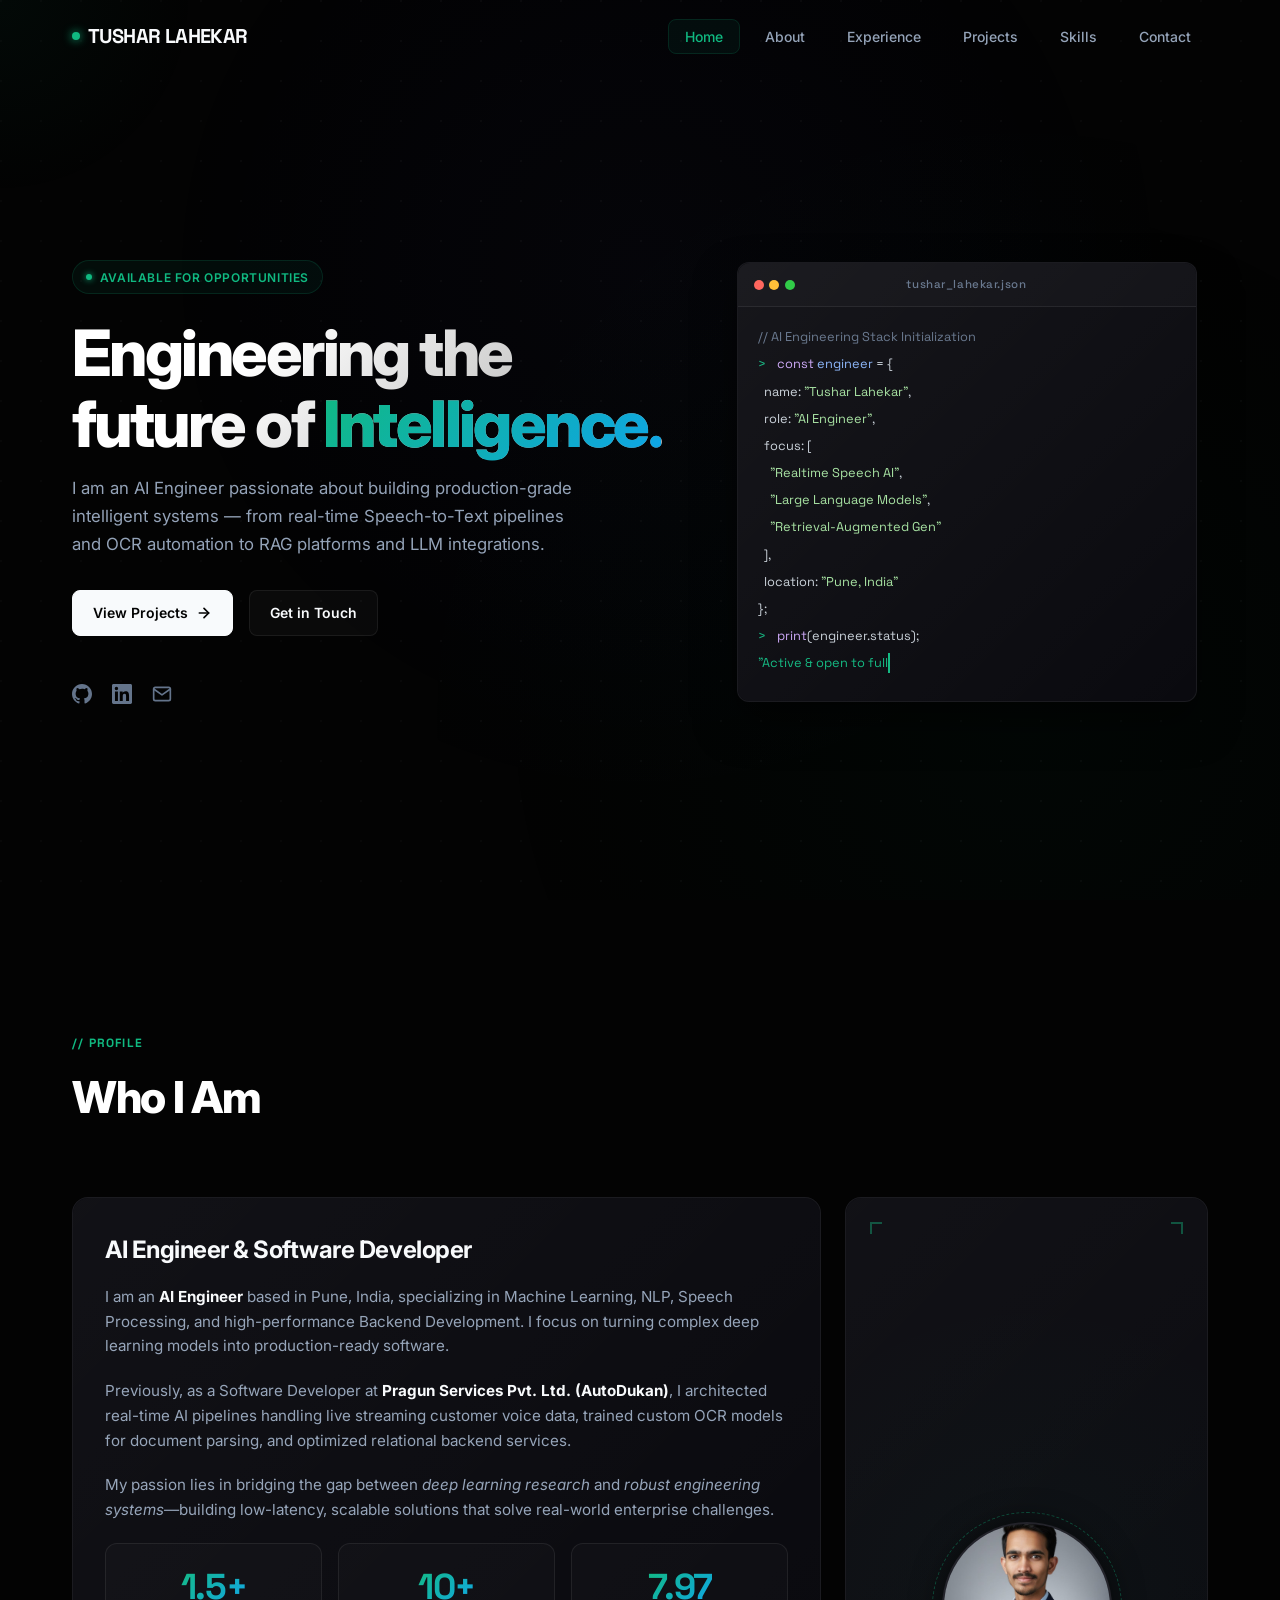
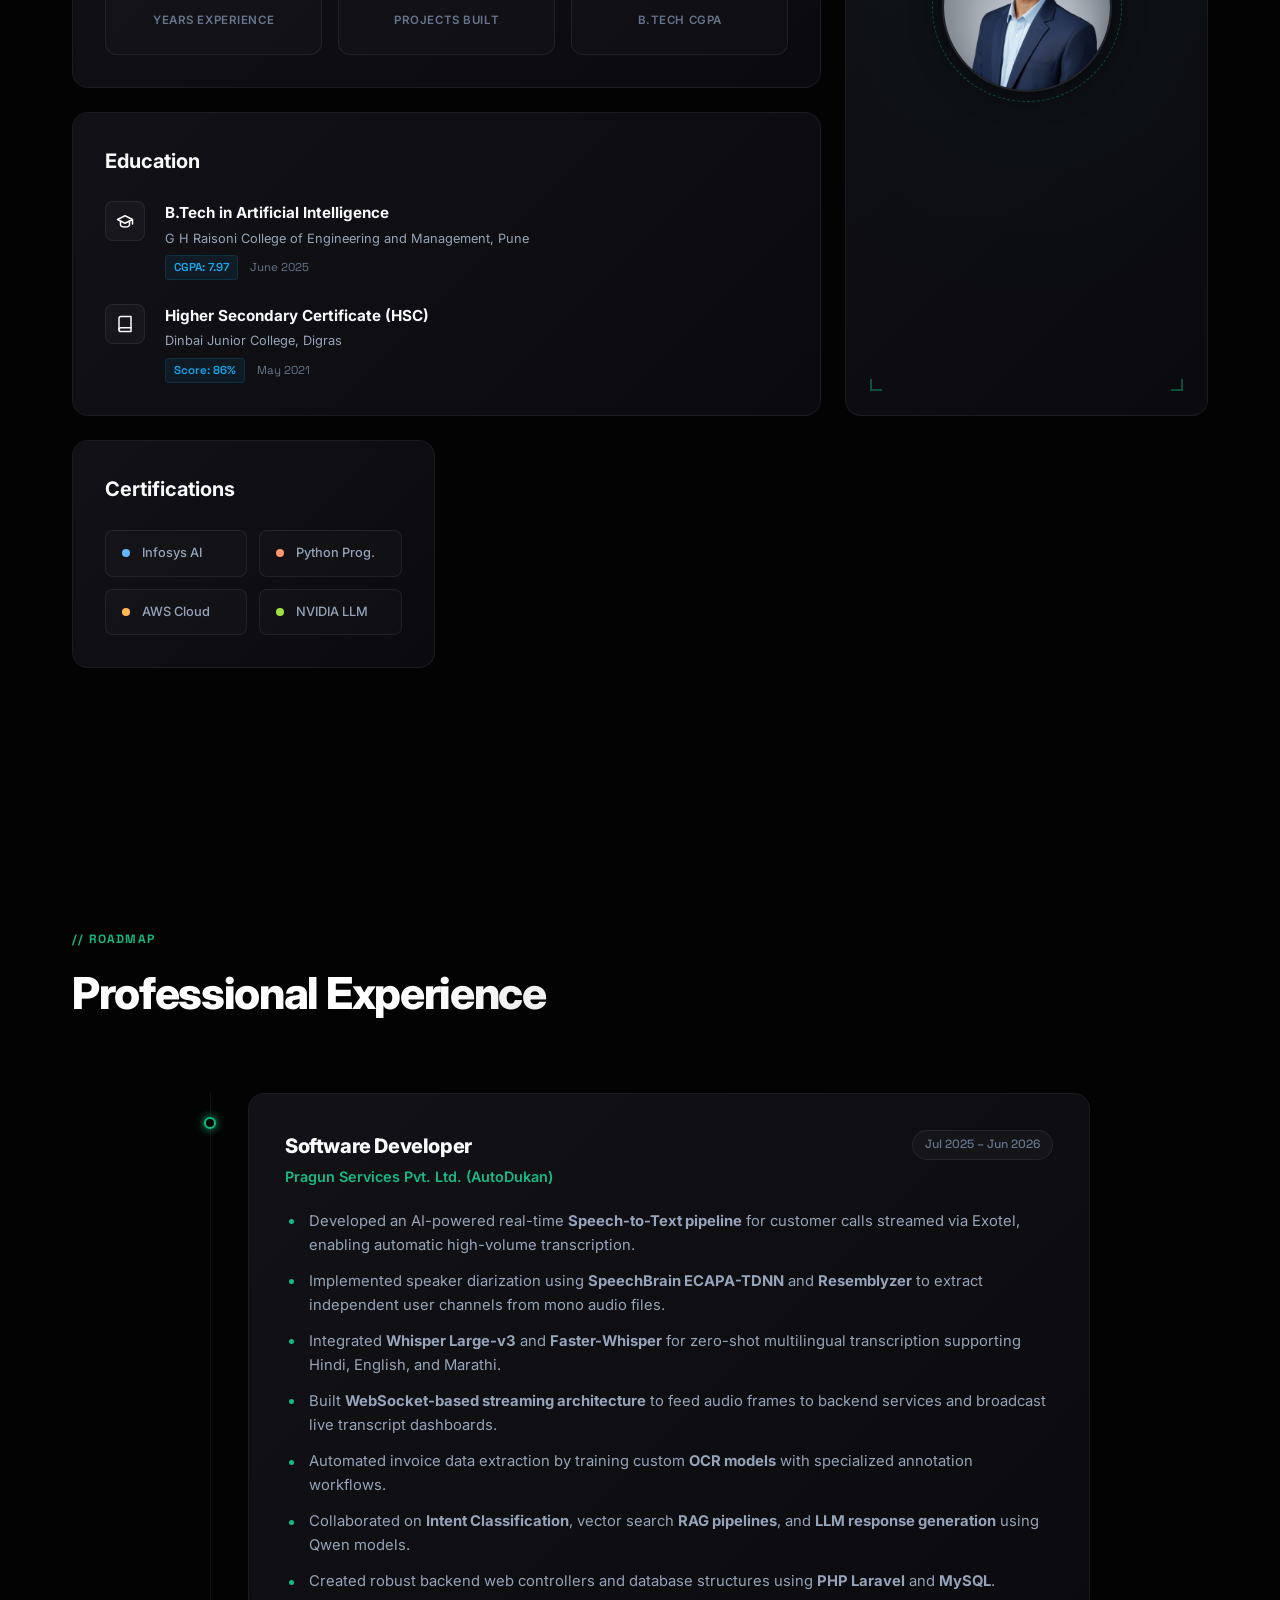
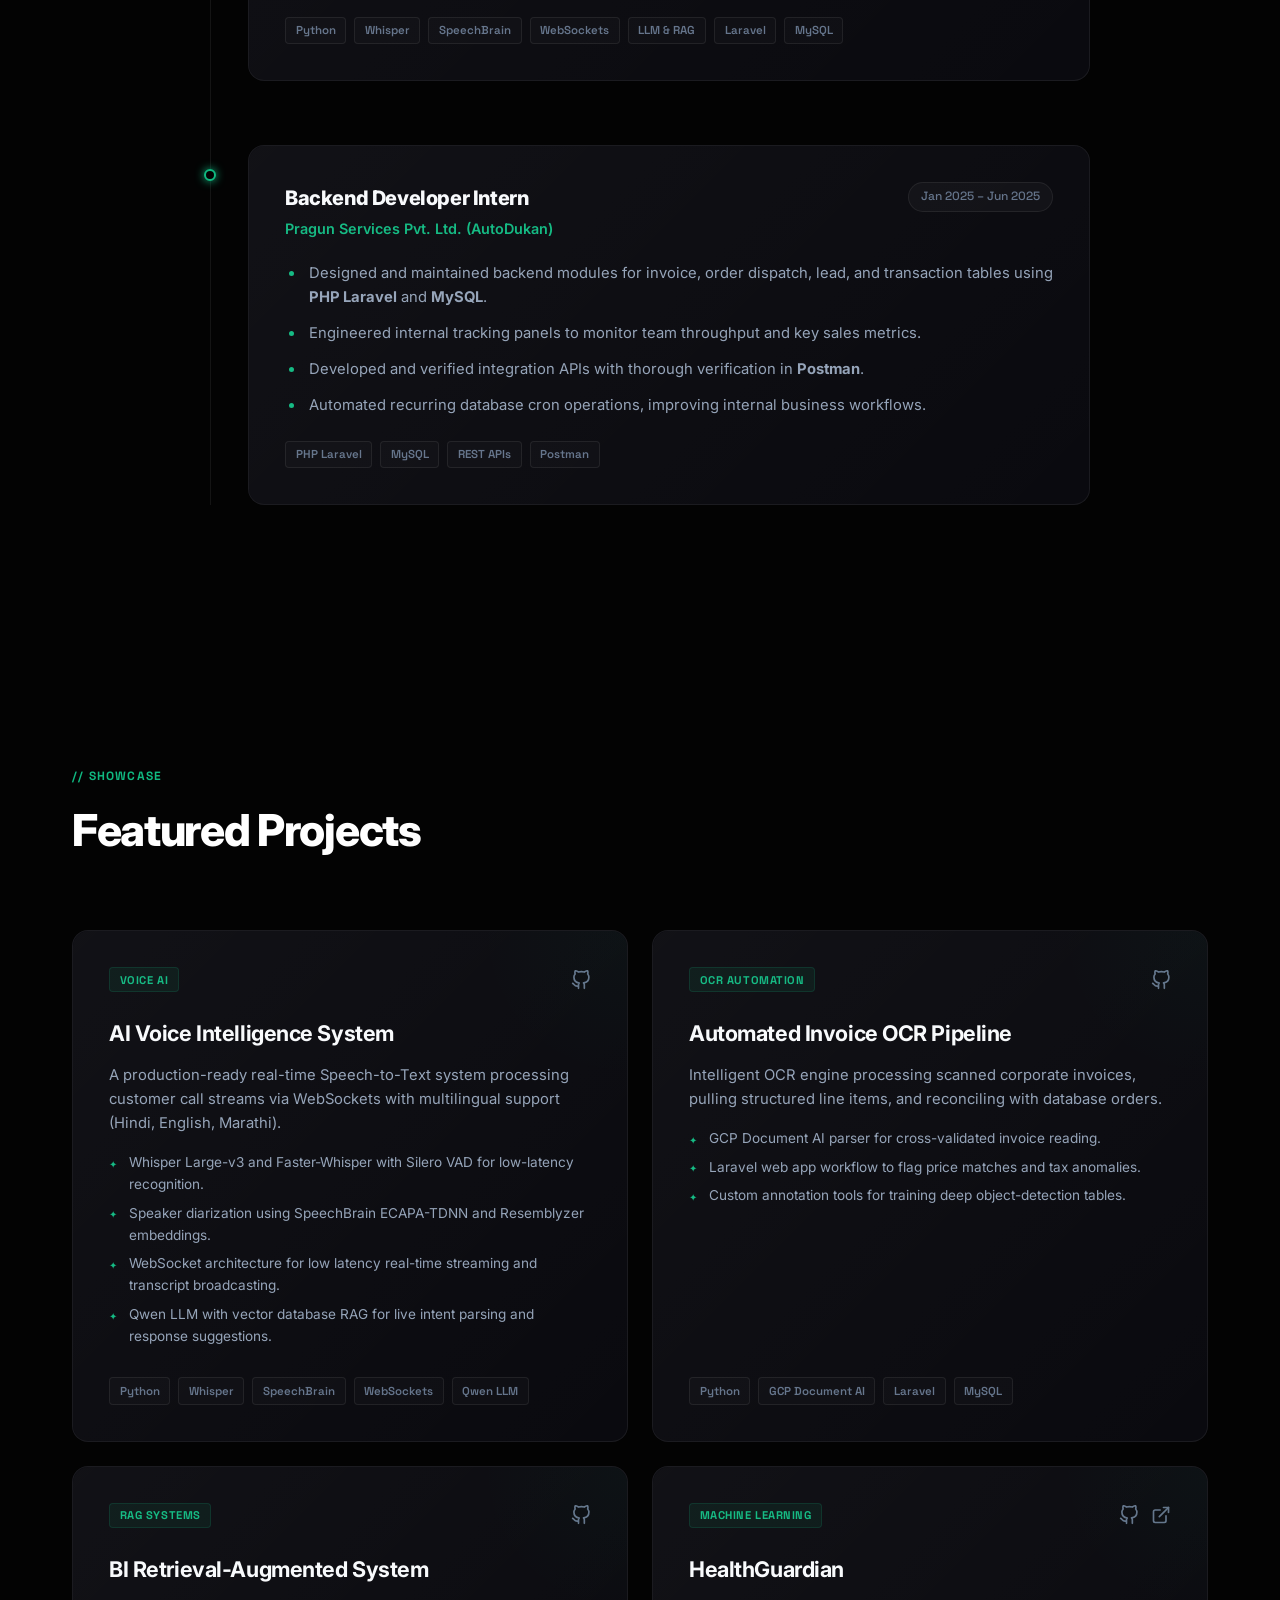
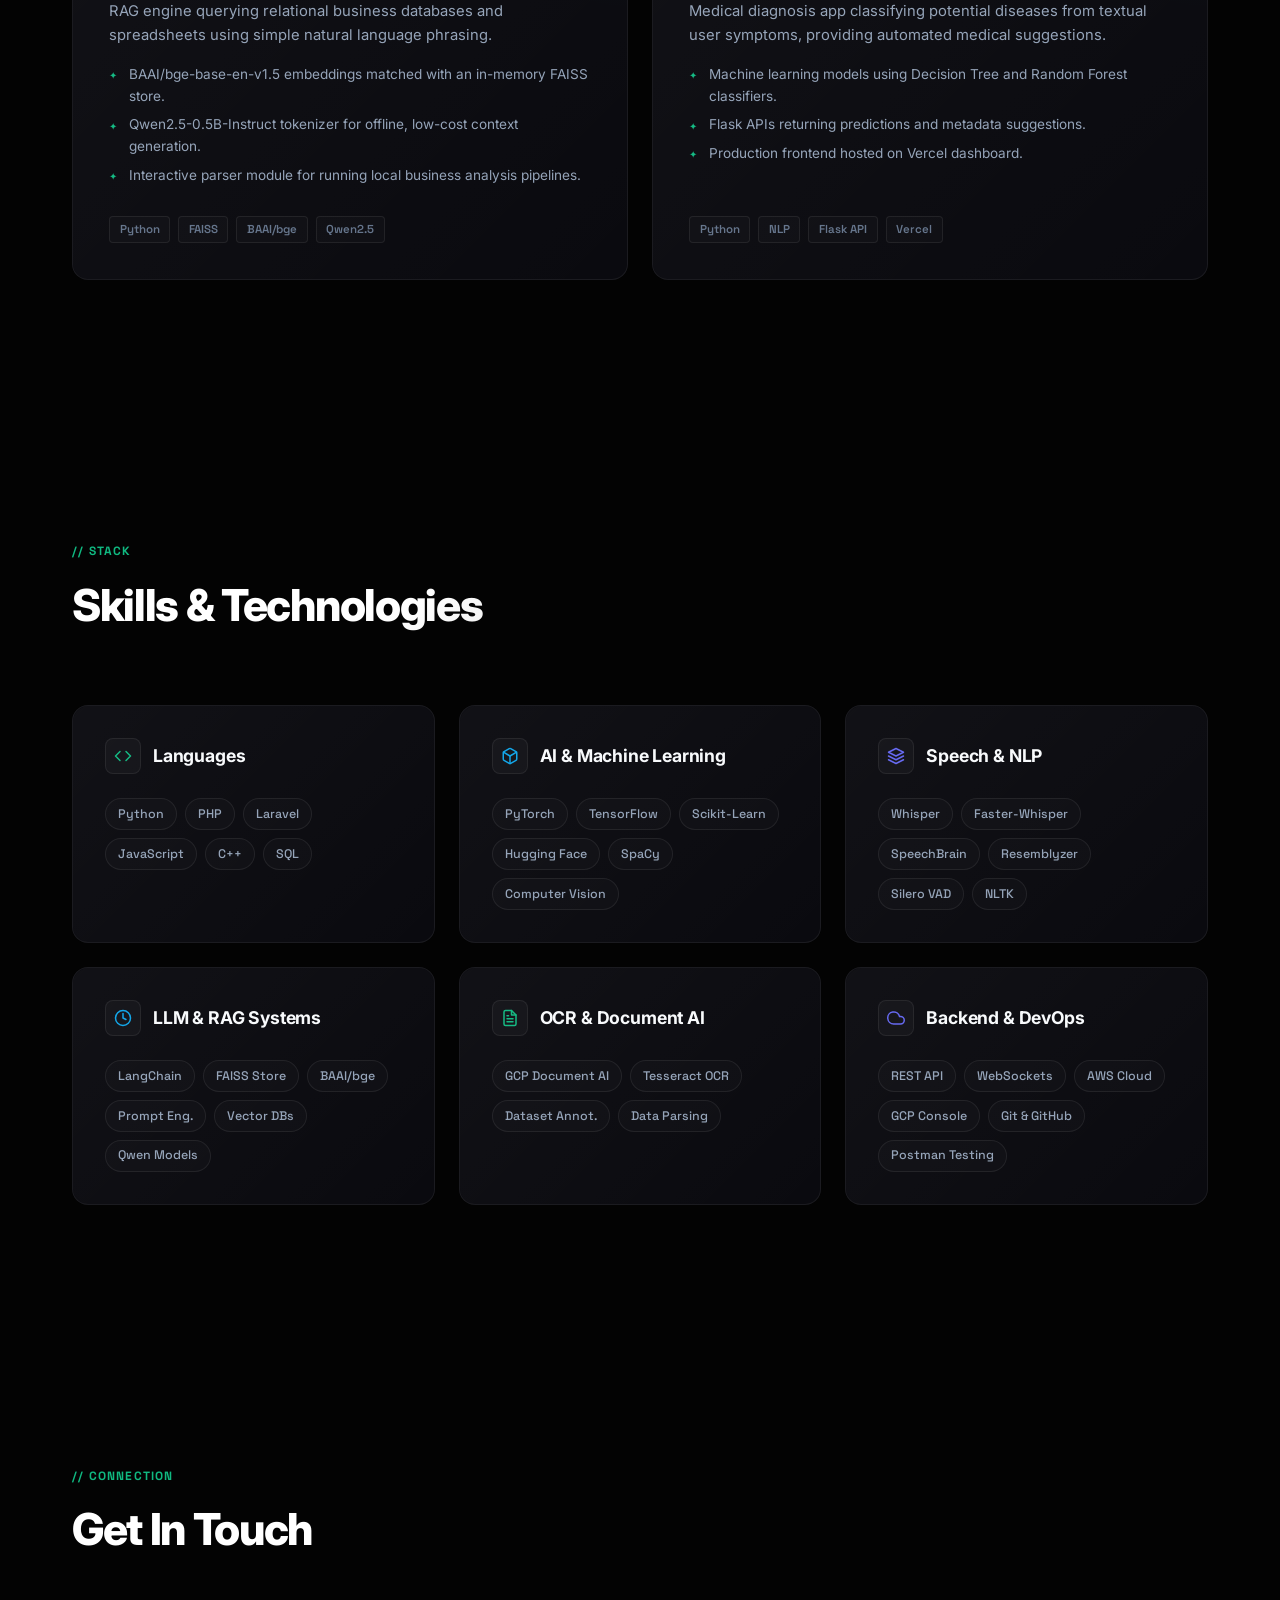
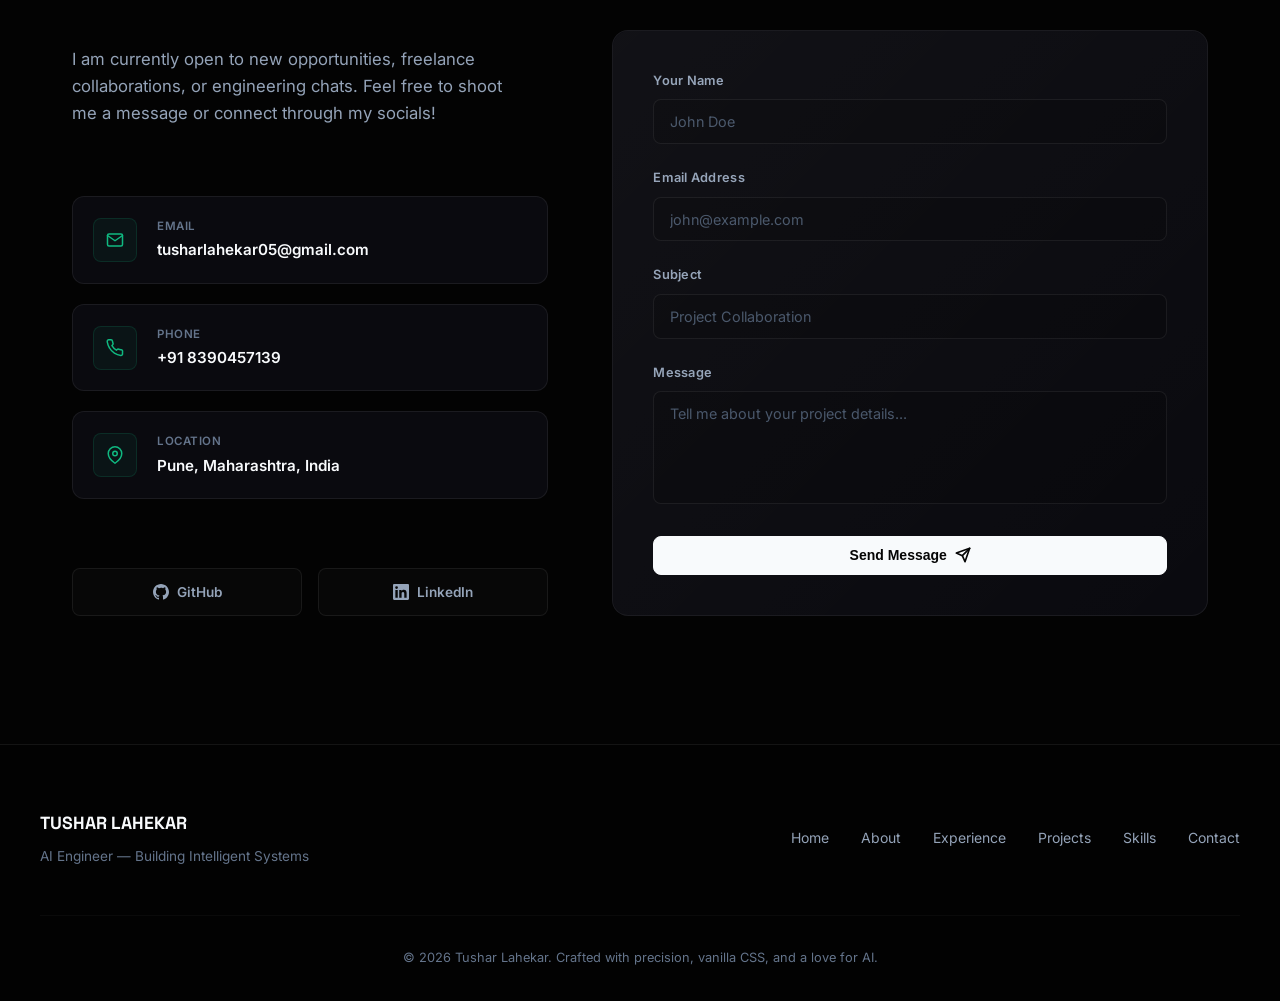
<file: index.html>
<!DOCTYPE html>
<html lang="en">
<head>
  <meta charset="UTF-8">
  <meta name="viewport" content="width=device-width, initial-scale=1.0">
  <meta name="description" content="Tushar Lahekar - AI Engineer specializing in Machine Learning, NLP, Speech Processing, and Backend Development. Based in Pune, India.">
  <meta name="keywords" content="Tushar Lahekar, AI Engineer, Machine Learning, NLP, Speech Processing, Python, Backend Developer, Pune">
  <meta property="og:title" content="Tushar Lahekar | AI Engineer Portfolio">
  <meta property="og:description" content="AI Engineer with expertise in ML, NLP, Speech Processing and Backend Development.">
  <meta property="og:type" content="website">
  
  <title>Tushar Lahekar | AI Engineer Portfolio</title>
  
  <!-- Preconnect and Fonts -->
  <link rel="preconnect" href="https://fonts.googleapis.com">
  <link rel="preconnect" href="https://fonts.gstatic.com" crossorigin>
  <link href="https://fonts.googleapis.com/css2?family=Inter:wght@300;400;500;600;700;800&family=Space+Grotesk:wght@300;400;500;600;700;800&display=swap" rel="stylesheet">
  
  <!-- CSS Stylesheet -->
  <link rel="stylesheet" href="style.css?v=2">
</head>
<body>

  <!-- Dynamic Background Backdrops -->
  <div class="background-grid"></div>
  <div class="cursor-glow" id="cursor-glow"></div>

  <!-- HEADER / NAVBAR -->
  <nav class="navbar" id="navbar">
    <div class="nav-container">
      <div class="logo">
        <span class="logo-dot"></span>
        TUSHAR LAHEKAR
      </div>
      <ul class="nav-menu" id="nav-menu">
        <li class="nav-item"><a href="#home" class="active" id="nav-home">Home</a></li>
        <li class="nav-item"><a href="#about" id="nav-about">About</a></li>
        <li class="nav-item"><a href="#experience" id="nav-experience">Experience</a></li>
        <li class="nav-item"><a href="#projects" id="nav-projects">Projects</a></li>
        <li class="nav-item"><a href="#skills" id="nav-skills">Skills</a></li>
        <li class="nav-item"><a href="#contact" id="nav-contact">Contact</a></li>
      </ul>
      <button class="menu-toggle" id="menu-toggle" aria-label="Toggle Menu">
        <svg width="24" height="24" viewBox="0 0 24 24" fill="none" stroke="currentColor" stroke-width="2" stroke-linecap="round">
          <line x1="4" y1="6" x2="20" y2="6"></line>
          <line x1="4" y1="12" x2="20" y2="12"></line>
          <line x1="4" y1="18" x2="20" y2="18"></line>
        </svg>
      </button>
    </div>
  </nav>

  <!-- HERO SECTION -->
  <section class="hero" id="home">
    <div class="hero-content">
      <div class="hero-status">
        <span class="status-indicator"></span>
        Available for opportunities
      </div>
      <h1 class="hero-title">
        Engineering the future of <span class="accent-text">Intelligence.</span>
      </h1>
      <p class="hero-desc">
        I am an AI Engineer passionate about building production-grade intelligent systems — from real-time Speech-to-Text pipelines and OCR automation to RAG platforms and LLM integrations. 
      </p>
      <div class="hero-actions">
        <a href="#projects" class="btn btn-primary">
          View Projects
          <svg width="16" height="16" viewBox="0 0 24 24" fill="none" stroke="currentColor" stroke-width="2.5" stroke-linecap="round" stroke-linejoin="round"><line x1="5" y1="12" x2="19" y2="12"></line><polyline points="12 5 19 12 12 19"></polyline></svg>
        </a>
        <a href="#contact" class="btn btn-secondary">Get in Touch</a>
      </div>
      <div class="hero-socials">
        <a href="https://github.com/tusharlahekar" target="_blank" rel="noopener" aria-label="GitHub">
          <svg width="20" height="20" viewBox="0 0 24 24" fill="currentColor"><path d="M12 0C5.374 0 0 5.373 0 12c0 5.302 3.438 9.8 8.207 11.387.599.111.793-.261.793-.577v-2.234c-3.338.726-4.033-1.416-4.033-1.416-.546-1.387-1.333-1.756-1.333-1.756-1.089-.745.083-.729.083-.729 1.205.084 1.839 1.237 1.839 1.237 1.07 1.834 2.807 1.304 3.492.997.107-.775.418-1.305.762-1.604-2.665-.305-5.467-1.334-5.467-5.931 0-1.311.469-2.381 1.236-3.221-.124-.303-.535-1.524.117-3.176 0 0 1.008-.322 3.301 1.23A11.509 11.509 0 0 1 12 5.803c1.02.005 2.047.138 3.006.404 2.291-1.552 3.297-1.23 3.297-1.23.653 1.653.242 2.874.118 3.176.77.84 1.235 1.911 1.235 3.221 0 4.609-2.807 5.624-5.479 5.921.43.372.823 1.102.823 2.222v3.293c0 .319.192.694.801.576C20.566 21.797 24 17.3 24 12c0-6.627-5.373-12-12-12z"/></svg>
        </a>
        <a href="https://www.linkedin.com/in/tushar-lahekar/" target="_blank" rel="noopener" aria-label="LinkedIn">
          <svg width="20" height="20" viewBox="0 0 24 24" fill="currentColor"><path d="M20.447 20.452h-3.554v-5.569c0-1.328-.027-3.037-1.852-3.037-1.853 0-2.136 1.445-2.136 2.939v5.667H9.351V9h3.414v1.561h.046c.477-.9 1.637-1.85 3.37-1.85 3.601 0 4.267 2.37 4.267 5.455v6.286zM5.337 7.433a2.062 2.062 0 0 1-2.063-2.065 2.064 2.064 0 1 1 2.063 2.065zm1.782 13.019H3.555V9h3.564v11.452zM22.225 0H1.771C.792 0 0 .774 0 1.729v20.542C0 23.227.792 24 1.771 24h20.451C23.2 24 24 23.227 24 22.271V1.729C24 .774 23.2 0 22.222 0h.003z"/></svg>
        </a>
        <a href="mailto:tusharlahekar05@gmail.com" aria-label="Email">
          <svg width="20" height="20" viewBox="0 0 24 24" fill="none" stroke="currentColor" stroke-width="2" stroke-linecap="round" stroke-linejoin="round"><path d="M4 4h16c1.1 0 2 .9 2 2v12c0 1.1-.9 2-2 2H4c-1.1 0-2-.9-2-2V6c0-1.1.9-2 2-2z"/><polyline points="22,6 12,13 2,6"/></svg>
        </a>
      </div>
    </div>
    
    <div class="hero-visual">
      <!-- Interactive Terminal Widget -->
      <div class="terminal-widget">
        <div class="terminal-header">
          <div class="terminal-buttons">
            <span class="terminal-btn t-red"></span>
            <span class="terminal-btn t-yellow"></span>
            <span class="terminal-btn t-green"></span>
          </div>
          <div class="terminal-title">tushar_lahekar.json</div>
          <div style="width: 42px;"></div>
        </div>
        <div class="terminal-body">
          <div class="terminal-line"><span class="t-comment">// AI Engineering Stack Initialization</span></div>
          <div class="terminal-line"><span class="t-prompt">&gt;</span> <span class="t-purple-text">const</span> <span class="t-blue-text">engineer</span> = {</div>
          <div class="terminal-line">&nbsp;&nbsp;name: <span class="t-green-text">"Tushar Lahekar"</span>,</div>
          <div class="terminal-line">&nbsp;&nbsp;role: <span class="t-green-text">"AI Engineer"</span>,</div>
          <div class="terminal-line">&nbsp;&nbsp;focus: [</div>
          <div class="terminal-line">&nbsp;&nbsp;&nbsp;&nbsp;<span class="t-green-text">"Realtime Speech AI"</span>,</div>
          <div class="terminal-line">&nbsp;&nbsp;&nbsp;&nbsp;<span class="t-green-text">"Large Language Models"</span>,</div>
          <div class="terminal-line">&nbsp;&nbsp;&nbsp;&nbsp;<span class="t-green-text">"Retrieval-Augmented Gen"</span></div>
          <div class="terminal-line">&nbsp;&nbsp;],</div>
          <div class="terminal-line">&nbsp;&nbsp;location: <span class="t-green-text">"Pune, India"</span></div>
          <div class="terminal-line">};</div>
          <div class="terminal-line"></div>
          <div class="terminal-line"><span class="t-prompt">&gt;</span> <span class="t-purple-text">print</span>(engineer.status);</div>
          <div class="terminal-line"><span class="typewriter-container" id="typewriter-text"></span></div>
        </div>
      </div>
    </div>
  </section>

  <!-- ABOUT SECTION (BENTO GRID) -->
  <section class="section" id="about">
    <div class="section-header">
      <span class="section-tag">// profile</span>
      <h2 class="section-title">Who I Am</h2>
    </div>
    
    <div class="about-bento">
      <!-- Bio Card (Col Span 2) -->
      <div class="bento-card bento-col-2 bio-card">
        <div>
          <h3>AI Engineer &amp; Software Developer</h3>
          <p>
            I am an <strong>AI Engineer</strong> based in Pune, India, specializing in Machine Learning, NLP, Speech Processing, and high-performance Backend Development. I focus on turning complex deep learning models into production-ready software.
          </p>
          <p>
            Previously, as a Software Developer at <strong>Pragun Services Pvt. Ltd. (AutoDukan)</strong>, I architected real-time AI pipelines handling live streaming customer voice data, trained custom OCR models for document parsing, and optimized relational backend services.
          </p>
          <p>
            My passion lies in bridging the gap between <em>deep learning research</em> and <em>robust engineering systems</em>—building low-latency, scalable solutions that solve real-world enterprise challenges.
          </p>
        </div>
        
        <!-- Nested Stats Widget -->
        <div class="stats-card-grid">
          <div class="stat-item">
            <span class="stat-val">1.5+</span>
            <span class="stat-lbl">Years Experience</span>
          </div>
          <div class="stat-item">
            <span class="stat-val">10+</span>
            <span class="stat-lbl">Projects Built</span>
          </div>
          <div class="stat-item">
            <span class="stat-val">7.97</span>
            <span class="stat-lbl">B.Tech CGPA</span>
          </div>
        </div>
      </div>
      
      <!-- Avatar/Tech Card (Row Span 2) -->
      <div class="bento-card bento-row-2 tech-frame-card">
        <div class="high-tech-frame">
          <span class="frame-border-corner top-left"></span>
          <span class="frame-border-corner top-right"></span>
          <span class="frame-border-corner bottom-left"></span>
          <span class="frame-border-corner bottom-right"></span>
          
          <div class="frame-avatar-container">
            <div class="frame-avatar-ring"></div>
            <div class="frame-image">
              <img src="profile.jpg" alt="Tushar Lahekar">
            </div>
          </div>
        </div>
      </div>
      
      <!-- Education Card (Col Span 2) -->
      <div class="bento-card bento-col-2">
        <h3 style="margin-bottom: 1.5rem; font-size: 1.25rem;">Education</h3>
        <div class="edu-block">
          <div class="edu-item">
            <div class="edu-icon-wrap">
              <svg width="18" height="18" viewBox="0 0 24 24" fill="none" stroke="currentColor" stroke-width="2" stroke-linecap="round" stroke-linejoin="round"><path d="M22 10v6M2 10l10-5 10 5-10 5z"/><path d="M6 12v5c0 2 2 3 6 3s6-1 6-3v-5"/></svg>
            </div>
            <div class="edu-details">
              <h4>B.Tech in Artificial Intelligence</h4>
              <p class="edu-school">G H Raisoni College of Engineering and Management, Pune</p>
              <div class="edu-meta">
                <span class="edu-score-badge">CGPA: 7.97</span>
                <span class="edu-year">June 2025</span>
              </div>
            </div>
          </div>
          
          <div class="edu-item">
            <div class="edu-icon-wrap">
              <svg width="18" height="18" viewBox="0 0 24 24" fill="none" stroke="currentColor" stroke-width="2" stroke-linecap="round" stroke-linejoin="round"><path d="M4 19.5A2.5 2.5 0 0 1 6.5 17H20"></path><path d="M6.5 2H20v20H6.5A2.5 2.5 0 0 1 4 19.5v-15A2.5 2.5 0 0 1 6.5 2z"></path></svg>
            </div>
            <div class="edu-details">
              <h4>Higher Secondary Certificate (HSC)</h4>
              <p class="edu-school">Dinbai Junior College, Digras</p>
              <div class="edu-meta">
                <span class="edu-score-badge">Score: 86%</span>
                <span class="edu-year">May 2021</span>
              </div>
            </div>
          </div>
        </div>
      </div>
      
      <!-- Certifications Card -->
      <div class="bento-card">
        <h3 style="margin-bottom: 1.5rem; font-size: 1.25rem;">Certifications</h3>
        <div class="certs-grid">
          <div class="cert-card">
            <span class="cert-icon infosys"></span>
            <span class="cert-name">Infosys AI</span>
          </div>
          <div class="cert-card">
            <span class="cert-icon udemy"></span>
            <span class="cert-name">Python Prog.</span>
          </div>
          <div class="cert-card">
            <span class="cert-icon aws"></span>
            <span class="cert-name">AWS Cloud</span>
          </div>
          <div class="cert-card">
            <span class="cert-icon nvidia"></span>
            <span class="cert-name">NVIDIA LLM</span>
          </div>
        </div>
      </div>
    </div>
  </section>

  <!-- EXPERIENCE SECTION -->
  <section class="section" id="experience">
    <div class="section-header">
      <span class="section-tag">// roadmap</span>
      <h2 class="section-title">Professional Experience</h2>
    </div>
    
    <div class="experience-timeline">
      <!-- Job 1 -->
      <div class="timeline-item">
        <div class="timeline-dot"></div>
        <div class="timeline-box">
          <div class="timeline-header-meta">
            <div>
              <h3 class="timeline-role">Software Developer</h3>
              <span class="timeline-company">Pragun Services Pvt. Ltd. (AutoDukan)</span>
            </div>
            <span class="timeline-period">Jul 2025 – Jun 2026</span>
          </div>
          <ul class="timeline-achievements">
            <li>Developed an AI-powered real-time <strong>Speech-to-Text pipeline</strong> for customer calls streamed via Exotel, enabling automatic high-volume transcription.</li>
            <li>Implemented speaker diarization using <strong>SpeechBrain ECAPA-TDNN</strong> and <strong>Resemblyzer</strong> to extract independent user channels from mono audio files.</li>
            <li>Integrated <strong>Whisper Large-v3</strong> and <strong>Faster-Whisper</strong> for zero-shot multilingual transcription supporting Hindi, English, and Marathi.</li>
            <li>Built <strong>WebSocket-based streaming architecture</strong> to feed audio frames to backend services and broadcast live transcript dashboards.</li>
            <li>Automated invoice data extraction by training custom <strong>OCR models</strong> with specialized annotation workflows.</li>
            <li>Collaborated on <strong>Intent Classification</strong>, vector search <strong>RAG pipelines</strong>, and <strong>LLM response generation</strong> using Qwen models.</li>
            <li>Created robust backend web controllers and database structures using <strong>PHP Laravel</strong> and <strong>MySQL</strong>.</li>
          </ul>
          <div class="timeline-tags">
            <span class="timeline-tag">Python</span>
            <span class="timeline-tag">Whisper</span>
            <span class="timeline-tag">SpeechBrain</span>
            <span class="timeline-tag">WebSockets</span>
            <span class="timeline-tag">LLM &amp; RAG</span>
            <span class="timeline-tag">Laravel</span>
            <span class="timeline-tag">MySQL</span>
          </div>
        </div>
      </div>
      
      <!-- Job 2 -->
      <div class="timeline-item">
        <div class="timeline-dot"></div>
        <div class="timeline-box">
          <div class="timeline-header-meta">
            <div>
              <h3 class="timeline-role">Backend Developer Intern</h3>
              <span class="timeline-company">Pragun Services Pvt. Ltd. (AutoDukan)</span>
            </div>
            <span class="timeline-period">Jan 2025 – Jun 2025</span>
          </div>
          <ul class="timeline-achievements">
            <li>Designed and maintained backend modules for invoice, order dispatch, lead, and transaction tables using <strong>PHP Laravel</strong> and <strong>MySQL</strong>.</li>
            <li>Engineered internal tracking panels to monitor team throughput and key sales metrics.</li>
            <li>Developed and verified integration APIs with thorough verification in <strong>Postman</strong>.</li>
            <li>Automated recurring database cron operations, improving internal business workflows.</li>
          </ul>
          <div class="timeline-tags">
            <span class="timeline-tag">PHP Laravel</span>
            <span class="timeline-tag">MySQL</span>
            <span class="timeline-tag">REST APIs</span>
            <span class="timeline-tag">Postman</span>
          </div>
        </div>
      </div>
    </div>
  </section>

  <!-- PROJECTS SECTION -->
  <section class="section" id="projects">
    <div class="section-header">
      <span class="section-tag">// showcase</span>
      <h2 class="section-title">Featured Projects</h2>
    </div>
    
    <div class="projects-grid">
      <!-- Project 1 -->
      <div class="project-card">
        <div class="project-glow"></div>
        <div class="project-meta">
          <span class="project-badge">Voice AI</span>
          <div class="project-links">
            <a href="https://github.com/tusharlahekar" target="_blank" rel="noopener" class="project-link-btn" aria-label="Github Repo">
              <svg width="20" height="20" viewBox="0 0 24 24" fill="none" stroke="currentColor" stroke-width="2" stroke-linecap="round" stroke-linejoin="round"><path d="M9 19c-5 1.5-5-2.5-7-3m14 6v-3.87a3.37 3.37 0 0 0-.94-2.61c3.14-.35 6.44-1.54 6.44-7A5.44 5.44 0 0 0 20 4.77 5.07 5.07 0 0 0 19.91 1S18.73.65 16 2.48a13.38 13.38 0 0 0-7 0C6.27.65 5.09 1 5.09 1A5.07 5.07 0 0 0 5 4.77a5.44 5.44 0 0 0-1.5 3.78c0 5.42 3.3 6.61 6.44 7A3.37 3.37 0 0 0 9 18.13V22"></path></svg>
            </a>
          </div>
        </div>
        <div class="project-info-wrap">
          <h3 class="project-title">AI Voice Intelligence System</h3>
          <p class="project-description">
            A production-ready real-time Speech-to-Text system processing customer call streams via WebSockets with multilingual support (Hindi, English, Marathi).
          </p>
          <ul class="project-bullets">
            <li>Whisper Large-v3 and Faster-Whisper with Silero VAD for low-latency recognition.</li>
            <li>Speaker diarization using SpeechBrain ECAPA-TDNN and Resemblyzer embeddings.</li>
            <li>WebSocket architecture for low latency real-time streaming and transcript broadcasting.</li>
            <li>Qwen LLM with vector database RAG for live intent parsing and response suggestions.</li>
          </ul>
        </div>
        <div class="project-tags">
          <span class="project-tag">Python</span>
          <span class="project-tag">Whisper</span>
          <span class="project-tag">SpeechBrain</span>
          <span class="project-tag">WebSockets</span>
          <span class="project-tag">Qwen LLM</span>
        </div>
      </div>
      
      <!-- Project 2 -->
      <div class="project-card">
        <div class="project-glow"></div>
        <div class="project-meta">
          <span class="project-badge">OCR Automation</span>
          <div class="project-links">
            <a href="https://github.com/tusharlahekar" target="_blank" rel="noopener" class="project-link-btn" aria-label="Github Repo">
              <svg width="20" height="20" viewBox="0 0 24 24" fill="none" stroke="currentColor" stroke-width="2" stroke-linecap="round" stroke-linejoin="round"><path d="M9 19c-5 1.5-5-2.5-7-3m14 6v-3.87a3.37 3.37 0 0 0-.94-2.61c3.14-.35 6.44-1.54 6.44-7A5.44 5.44 0 0 0 20 4.77 5.07 5.07 0 0 0 19.91 1S18.73.65 16 2.48a13.38 13.38 0 0 0-7 0C6.27.65 5.09 1 5.09 1A5.07 5.07 0 0 0 5 4.77a5.44 5.44 0 0 0-1.5 3.78c0 5.42 3.3 6.61 6.44 7A3.37 3.37 0 0 0 9 18.13V22"></path></svg>
            </a>
          </div>
        </div>
        <div class="project-info-wrap">
          <h3 class="project-title">Automated Invoice OCR Pipeline</h3>
          <p class="project-description">
            Intelligent OCR engine processing scanned corporate invoices, pulling structured line items, and reconciling with database orders.
          </p>
          <ul class="project-bullets">
            <li>GCP Document AI parser for cross-validated invoice reading.</li>
            <li>Laravel web app workflow to flag price matches and tax anomalies.</li>
            <li>Custom annotation tools for training deep object-detection tables.</li>
          </ul>
        </div>
        <div class="project-tags">
          <span class="project-tag">Python</span>
          <span class="project-tag">GCP Document AI</span>
          <span class="project-tag">Laravel</span>
          <span class="project-tag">MySQL</span>
        </div>
      </div>
      
      <!-- Project 3 -->
      <div class="project-card">
        <div class="project-glow"></div>
        <div class="project-meta">
          <span class="project-badge">RAG Systems</span>
          <div class="project-links">
            <a href="https://github.com/tusharlahekar" target="_blank" rel="noopener" class="project-link-btn" aria-label="Github Repo">
              <svg width="20" height="20" viewBox="0 0 24 24" fill="none" stroke="currentColor" stroke-width="2" stroke-linecap="round" stroke-linejoin="round"><path d="M9 19c-5 1.5-5-2.5-7-3m14 6v-3.87a3.37 3.37 0 0 0-.94-2.61c3.14-.35 6.44-1.54 6.44-7A5.44 5.44 0 0 0 20 4.77 5.07 5.07 0 0 0 19.91 1S18.73.65 16 2.48a13.38 13.38 0 0 0-7 0C6.27.65 5.09 1 5.09 1A5.07 5.07 0 0 0 5 4.77a5.44 5.44 0 0 0-1.5 3.78c0 5.42 3.3 6.61 6.44 7A3.37 3.37 0 0 0 9 18.13V22"></path></svg>
            </a>
          </div>
        </div>
        <div class="project-info-wrap">
          <h3 class="project-title">BI Retrieval-Augmented System</h3>
          <p class="project-description">
            RAG engine querying relational business databases and spreadsheets using simple natural language phrasing.
          </p>
          <ul class="project-bullets">
            <li>BAAI/bge-base-en-v1.5 embeddings matched with an in-memory FAISS store.</li>
            <li>Qwen2.5-0.5B-Instruct tokenizer for offline, low-cost context generation.</li>
            <li>Interactive parser module for running local business analysis pipelines.</li>
          </ul>
        </div>
        <div class="project-tags">
          <span class="project-tag">Python</span>
          <span class="project-tag">FAISS</span>
          <span class="project-tag">BAAI/bge</span>
          <span class="project-tag">Qwen2.5</span>
        </div>
      </div>
      
      <!-- Project 4 -->
      <div class="project-card">
        <div class="project-glow"></div>
        <div class="project-meta">
          <span class="project-badge">Machine Learning</span>
          <div class="project-links">
            <a href="https://github.com/tusharlahekar/HealthGuardian-Disease-Detection-Using-Natural-Language-Processing" target="_blank" rel="noopener" class="project-link-btn" aria-label="Github Repo">
              <svg width="20" height="20" viewBox="0 0 24 24" fill="none" stroke="currentColor" stroke-width="2" stroke-linecap="round" stroke-linejoin="round"><path d="M9 19c-5 1.5-5-2.5-7-3m14 6v-3.87a3.37 3.37 0 0 0-.94-2.61c3.14-.35 6.44-1.54 6.44-7A5.44 5.44 0 0 0 20 4.77 5.07 5.07 0 0 0 19.91 1S18.73.65 16 2.48a13.38 13.38 0 0 0-7 0C6.27.65 5.09 1 5.09 1A5.07 5.07 0 0 0 5 4.77a5.44 5.44 0 0 0-1.5 3.78c0 5.42 3.3 6.61 6.44 7A3.37 3.37 0 0 0 9 18.13V22"></path></svg>
            </a>
            <a href="https://v0-next-js-forms-yy1afbgoksl.vercel.app" target="_blank" rel="noopener" class="project-link-btn" aria-label="Live Site">
              <svg width="20" height="20" viewBox="0 0 24 24" fill="none" stroke="currentColor" stroke-width="2" stroke-linecap="round" stroke-linejoin="round"><path d="M18 13v6a2 2 0 0 1-2 2H5a2 2 0 0 1-2-2V8a2 2 0 0 1 2-2h6"></path><polyline points="15 3 21 3 21 9"></polyline><line x1="10" y1="14" x2="21" y2="3"></line></svg>
            </a>
          </div>
        </div>
        <div class="project-info-wrap">
          <h3 class="project-title">HealthGuardian</h3>
          <p class="project-description">
            Medical diagnosis app classifying potential diseases from textual user symptoms, providing automated medical suggestions.
          </p>
          <ul class="project-bullets">
            <li>Machine learning models using Decision Tree and Random Forest classifiers.</li>
            <li>Flask APIs returning predictions and metadata suggestions.</li>
            <li>Production frontend hosted on Vercel dashboard.</li>
          </ul>
        </div>
        <div class="project-tags">
          <span class="project-tag">Python</span>
          <span class="project-tag">NLP</span>
          <span class="project-tag">Flask API</span>
          <span class="project-tag">Vercel</span>
        </div>
      </div>
    </div>
  </section>

  <!-- TECHNICAL STACK SECTION -->
  <section class="section" id="skills">
    <div class="section-header">
      <span class="section-tag">// stack</span>
      <h2 class="section-title">Skills &amp; Technologies</h2>
    </div>
    
    <div class="skills-grid">
      <!-- Group 1 -->
      <div class="skill-card">
        <div class="skill-header">
          <div class="skill-icon-box">
            <svg width="18" height="18" viewBox="0 0 24 24" fill="none" stroke="currentColor" stroke-width="2" stroke-linecap="round" stroke-linejoin="round"><polyline points="16 18 22 12 16 6"></polyline><polyline points="8 6 2 12 8 18"></polyline></svg>
          </div>
          <h3>Languages</h3>
        </div>
        <div class="skill-badges">
          <span class="skill-badge">Python</span>
          <span class="skill-badge">PHP</span>
          <span class="skill-badge">Laravel</span>
          <span class="skill-badge">JavaScript</span>
          <span class="skill-badge">C++</span>
          <span class="skill-badge">SQL</span>
        </div>
      </div>
      
      <!-- Group 2 -->
      <div class="skill-card">
        <div class="skill-header">
          <div class="skill-icon-box">
            <svg width="18" height="18" viewBox="0 0 24 24" fill="none" stroke="currentColor" stroke-width="2" stroke-linecap="round" stroke-linejoin="round"><path d="M21 16V8a2 2 0 0 0-1-1.73l-7-4a2 2 0 0 0-2 0l-7 4A2 2 0 0 0 3 8v8a2 2 0 0 0 1 1.73l7 4a2 2 0 0 0 2 0l7-4A2 2 0 0 0 21 16z"></path><polyline points="3.27 6.96 12 12.01 20.73 6.96"></polyline><line x1="12" y1="22.08" x2="12" y2="12"></line></svg>
          </div>
          <h3>AI &amp; Machine Learning</h3>
        </div>
        <div class="skill-badges">
          <span class="skill-badge">PyTorch</span>
          <span class="skill-badge">TensorFlow</span>
          <span class="skill-badge">Scikit-Learn</span>
          <span class="skill-badge">Hugging Face</span>
          <span class="skill-badge">SpaCy</span>
          <span class="skill-badge">Computer Vision</span>
        </div>
      </div>
      
      <!-- Group 3 -->
      <div class="skill-card">
        <div class="skill-header">
          <div class="skill-icon-box">
            <svg width="18" height="18" viewBox="0 0 24 24" fill="none" stroke="currentColor" stroke-width="2" stroke-linecap="round" stroke-linejoin="round"><polygon points="12 2 2 7 12 12 22 7 12 2"></polygon><polyline points="2 17 12 22 22 17"></polyline><polyline points="2 12 12 17 22 12"></polyline></svg>
          </div>
          <h3>Speech &amp; NLP</h3>
        </div>
        <div class="skill-badges">
          <span class="skill-badge">Whisper</span>
          <span class="skill-badge">Faster-Whisper</span>
          <span class="skill-badge">SpeechBrain</span>
          <span class="skill-badge">Resemblyzer</span>
          <span class="skill-badge">Silero VAD</span>
          <span class="skill-badge">NLTK</span>
        </div>
      </div>
      
      <!-- Group 4 -->
      <div class="skill-card">
        <div class="skill-header">
          <div class="skill-icon-box">
            <svg width="18" height="18" viewBox="0 0 24 24" fill="none" stroke="currentColor" stroke-width="2" stroke-linecap="round" stroke-linejoin="round"><path d="M12 22c5.523 0 10-4.477 10-10S17.523 2 12 2 2 6.477 2 12s4.477 10 10 10z"></path><path d="M12 6v6l4 2"></path></svg>
          </div>
          <h3>LLM &amp; RAG Systems</h3>
        </div>
        <div class="skill-badges">
          <span class="skill-badge">LangChain</span>
          <span class="skill-badge">FAISS Store</span>
          <span class="skill-badge">BAAI/bge</span>
          <span class="skill-badge">Prompt Eng.</span>
          <span class="skill-badge">Vector DBs</span>
          <span class="skill-badge">Qwen Models</span>
        </div>
      </div>
      
      <!-- Group 5 -->
      <div class="skill-card">
        <div class="skill-header">
          <div class="skill-icon-box">
            <svg width="18" height="18" viewBox="0 0 24 24" fill="none" stroke="currentColor" stroke-width="2" stroke-linecap="round" stroke-linejoin="round"><path d="M14 2H6a2 2 0 0 0-2 2v16a2 2 0 0 0 2 2h12a2 2 0 0 0 2-2V8z"></path><polyline points="14 2 14 8 20 8"></polyline><line x1="16" y1="13" x2="8" y2="13"></line><line x1="16" y1="17" x2="8" y2="17"></line><polyline points="10 9 9 9 8 9"></polyline></svg>
          </div>
          <h3>OCR &amp; Document AI</h3>
        </div>
        <div class="skill-badges">
          <span class="skill-badge">GCP Document AI</span>
          <span class="skill-badge">Tesseract OCR</span>
          <span class="skill-badge">Dataset Annot.</span>
          <span class="skill-badge">Data Parsing</span>
        </div>
      </div>
      
      <!-- Group 6 -->
      <div class="skill-card">
        <div class="skill-header">
          <div class="skill-icon-box">
            <svg width="18" height="18" viewBox="0 0 24 24" fill="none" stroke="currentColor" stroke-width="2" stroke-linecap="round" stroke-linejoin="round"><path d="M18 10h-1.26A8 8 0 1 0 9 20h9a5 5 0 0 0 0-10z"></path></svg>
          </div>
          <h3>Backend &amp; DevOps</h3>
        </div>
        <div class="skill-badges">
          <span class="skill-badge">REST API</span>
          <span class="skill-badge">WebSockets</span>
          <span class="skill-badge">AWS Cloud</span>
          <span class="skill-badge">GCP Console</span>
          <span class="skill-badge">Git &amp; GitHub</span>
          <span class="skill-badge">Postman Testing</span>
        </div>
      </div>
    </div>
  </section>

  <!-- CONTACT SECTION -->
  <section class="section" id="contact">
    <div class="section-header">
      <span class="section-tag">// connection</span>
      <h2 class="section-title">Get In Touch</h2>
    </div>
    
    <div class="contact-layout">
      <!-- Contact Info -->
      <div class="contact-info">
        <div class="contact-header-text">
          <p>
            I am currently open to new opportunities, freelance collaborations, or engineering chats. Feel free to shoot me a message or connect through my socials!
          </p>
        </div>
        
        <div class="contact-cards">
          <!-- Card 1 -->
          <div class="contact-detail-card">
            <div class="contact-icon-box">
              <svg width="18" height="18" viewBox="0 0 24 24" fill="none" stroke="currentColor" stroke-width="2" stroke-linecap="round" stroke-linejoin="round"><path d="M4 4h16c1.1 0 2 .9 2 2v12c0 1.1-.9 2-2 2H4c-1.1 0-2-.9-2-2V6c0-1.1.9-2 2-2z"/><polyline points="22,6 12,13 2,6"/></svg>
            </div>
            <div>
              <div class="contact-lbl">Email</div>
              <div class="contact-val"><a href="mailto:tusharlahekar05@gmail.com">tusharlahekar05@gmail.com</a></div>
            </div>
          </div>
          
          <!-- Card 2 -->
          <div class="contact-detail-card">
            <div class="contact-icon-box">
              <svg width="18" height="18" viewBox="0 0 24 24" fill="none" stroke="currentColor" stroke-width="2" stroke-linecap="round" stroke-linejoin="round"><path d="M22 16.92v3a2 2 0 0 1-2.18 2 19.79 19.79 0 0 1-8.63-3.07A19.5 19.5 0 0 1 4.69 12 19.79 19.79 0 0 1 1.65 3.11 2 2 0 0 1 3.62 1h3a2 2 0 0 1 2 1.72c.127.96.361 1.903.7 2.81a2 2 0 0 1-.45 2.11L7.91 8.96a16 16 0 0 0 6 6l.92-.92a2 2 0 0 1 2.11-.45c.907.339 1.85.573 2.81.7A2 2 0 0 1 22 16.92z"/></svg>
            </div>
            <div>
              <div class="contact-lbl">Phone</div>
              <div class="contact-val"><a href="tel:+918390457139">+91 8390457139</a></div>
            </div>
          </div>
          
          <!-- Card 3 -->
          <div class="contact-detail-card">
            <div class="contact-icon-box">
              <svg width="18" height="18" viewBox="0 0 24 24" fill="none" stroke="currentColor" stroke-width="2" stroke-linecap="round" stroke-linejoin="round"><path d="M21 10c0 7-9 13-9 13s-9-6-9-13a9 9 0 0 1 18 0z"/><circle cx="12" cy="10" r="3"/></svg>
            </div>
            <div>
              <div class="contact-lbl">Location</div>
              <div class="contact-val">Pune, Maharashtra, India</div>
            </div>
          </div>
        </div>
        
        <div class="contact-social-row">
          <a href="https://github.com/tusharlahekar" target="_blank" rel="noopener" class="contact-social-btn">
            <svg width="16" height="16" viewBox="0 0 24 24" fill="currentColor"><path d="M12 0C5.374 0 0 5.373 0 12c0 5.302 3.438 9.8 8.207 11.387.599.111.793-.261.793-.577v-2.234c-3.338.726-4.033-1.416-4.033-1.416-.546-1.387-1.333-1.756-1.333-1.756-1.089-.745.083-.729.083-.729 1.205.084 1.839 1.237 1.839 1.237 1.07 1.834 2.807 1.304 3.492.997.107-.775.418-1.305.762-1.604-2.665-.305-5.467-1.334-5.467-5.931 0-1.311.469-2.381 1.236-3.221-.124-.303-.535-1.524.117-3.176 0 0 1.008-.322 3.301 1.23A11.509 11.509 0 0 1 12 5.803c1.02.005 2.047.138 3.006.404 2.291-1.552 3.297-1.23 3.297-1.23.653 1.653.242 2.874.118 3.176.77.84 1.235 1.911 1.235 3.221 0 4.609-2.807 5.624-5.479 5.921.43.372.823 1.102.823 2.222v3.293c0 .319.192.694.801.576C20.566 21.797 24 17.3 24 12c0-6.627-5.373-12-12-12z"/></svg>
            GitHub
          </a>
          <a href="https://www.linkedin.com/in/tushar-lahekar/" target="_blank" rel="noopener" class="contact-social-btn">
            <svg width="16" height="16" viewBox="0 0 24 24" fill="currentColor"><path d="M20.447 20.452h-3.554v-5.569c0-1.328-.027-3.037-1.852-3.037-1.853 0-2.136 1.445-2.136 2.939v5.667H9.351V9h3.414v1.561h.046c.477-.9 1.637-1.85 3.37-1.85 3.601 0 4.267 2.37 4.267 5.455v6.286zM5.337 7.433a2.062 2.062 0 0 1-2.063-2.065 2.064 2.064 0 1 1 2.063 2.065zm1.782 13.019H3.555V9h3.564v11.452zM22.225 0H1.771C.792 0 0 .774 0 1.729v20.542C0 23.227.792 24 1.771 24h20.451C23.2 24 24 23.227 24 22.271V1.729C24 .774 23.2 0 22.222 0h.003z"/></svg>
            LinkedIn
          </a>
        </div>
      </div>
      
      <!-- Contact Form -->
      <div class="contact-form-wrap">
        <form class="contact-form" id="contact-form" onsubmit="handleFormSubmit(event)">
          <div class="form-group">
            <label for="contact-name">Your Name</label>
            <input type="text" id="contact-name" name="name" placeholder="John Doe" required>
          </div>
          <div class="form-group">
            <label for="contact-email-input">Email Address</label>
            <input type="email" id="contact-email-input" name="email" placeholder="john@example.com" required>
          </div>
          <div class="form-group">
            <label for="contact-subject">Subject</label>
            <input type="text" id="contact-subject" name="subject" placeholder="Project Collaboration">
          </div>
          <div class="form-group">
            <label for="contact-message">Message</label>
            <textarea id="contact-message" name="message" rows="5" placeholder="Tell me about your project details..." required></textarea>
          </div>
          <button type="submit" class="btn btn-primary" id="contact-submit-btn" style="width: 100%; margin-top: 0.5rem;">
            Send Message
            <svg width="16" height="16" viewBox="0 0 24 24" fill="none" stroke="currentColor" stroke-width="2.5" stroke-linecap="round" stroke-linejoin="round"><line x1="22" y1="2" x2="11" y2="13"></line><polygon points="22 2 15 22 11 13 2 9 22 2"></polygon></svg>
          </button>
        </form>
      </div>
    </div>
  </section>

  <!-- FOOTER -->
  <footer class="footer">
    <div class="footer-content">
      <div class="footer-brand">
        <h3 style="font-family: var(--font-mono); font-size: 1.1rem; font-weight: 700;">TUSHAR LAHEKAR</h3>
        <p>AI Engineer — Building Intelligent Systems</p>
      </div>
      <div class="footer-links">
        <a href="#home">Home</a>
        <a href="#about">About</a>
        <a href="#experience">Experience</a>
        <a href="#projects">Projects</a>
        <a href="#skills">Skills</a>
        <a href="#contact">Contact</a>
      </div>
    </div>
    <div class="footer-bottom">
      <p>&copy; 2026 Tushar Lahekar. Crafted with precision, vanilla CSS, and a love for AI.</p>
    </div>
  </footer>

  <!-- Script File -->
  <script src="script.js?v=2"></script>
</body>
</html>
</file>
<file: style.css>
/* ==========================================
   DESIGN SYSTEM & VARIABLES
   ========================================== */
:root {
  /* Colors */
  --bg-base: #030303;
  --bg-surface: #0a0a0f;
  --bg-surface-elevated: #12121a;
  
  --primary: #10b981; /* Emerald/AI accent */
  --primary-glow: rgba(16, 185, 129, 0.15);
  --secondary: #0ea5e9; /* Sky Blue */
  --secondary-glow: rgba(14, 165, 233, 0.15);
  --accent: #6366f1; /* Indigo */
  --accent-glow: rgba(99, 102, 241, 0.15);
  
  --text-primary: #f8fafc;
  --text-secondary: #94a3b8;
  --text-muted: #64748b;
  --text-subtle: #475569;
  
  --border: rgba(255, 255, 255, 0.07);
  --border-hover: rgba(255, 255, 255, 0.15);
  --border-active: rgba(16, 185, 129, 0.4);
  
  /* Gradients */
  --gradient-text: linear-gradient(135deg, #ffffff 30%, #a3a3a3 100%);
  --gradient-accent: linear-gradient(135deg, var(--primary), var(--secondary));
  --gradient-tech: linear-gradient(135deg, var(--secondary), var(--accent));
  --gradient-glow: radial-gradient(circle, rgba(16, 185, 129, 0.08) 0%, transparent 70%);

  /* UI Tokens */
  --font-sans: 'Inter', -apple-system, BlinkMacSystemFont, "Segoe UI", Roboto, sans-serif;
  --font-mono: 'Space Grotesk', 'Fira Code', monospace;
  --radius-lg: 16px;
  --radius-md: 12px;
  --radius-sm: 8px;
  --transition-smooth: all 0.4s cubic-bezier(0.16, 1, 0.3, 1);
  --transition-fast: all 0.2s ease;
}

/* ==========================================
   BASE & RESET
   ========================================== */
*, *::before, *::after {
  margin: 0;
  padding: 0;
  box-sizing: border-box;
}

html {
  scroll-behavior: smooth;
  scroll-padding-top: 90px;
  background-color: var(--bg-base);
  color: var(--text-primary);
  font-family: var(--font-sans);
  overflow-x: hidden;
}

body {
  min-height: 100vh;
  position: relative;
  background-color: var(--bg-base);
  line-height: 1.625;
  -webkit-font-smoothing: antialiased;
}

/* Custom Selection & Scrollbar */
::selection {
  background: rgba(16, 185, 129, 0.25);
  color: #fff;
}

::-webkit-scrollbar {
  width: 8px;
}
::-webkit-scrollbar-track {
  background: var(--bg-base);
}
::-webkit-scrollbar-thumb {
  background: var(--border);
  border-radius: 4px;
}
::-webkit-scrollbar-thumb:hover {
  background: rgba(255, 255, 255, 0.2);
}

a {
  text-decoration: none;
  color: inherit;
  transition: var(--transition-fast);
}

/* ==========================================
   DYNAMIC BACKGROUNDS
   ========================================== */
.background-grid {
  position: fixed;
  top: 0;
  left: 0;
  width: 100vw;
  height: 100vh;
  z-index: 0;
  pointer-events: none;
  background-image: 
    radial-gradient(circle at 1px 1px, rgba(255, 255, 255, 0.03) 1px, transparent 0),
    radial-gradient(circle at 50% 30%, rgba(99, 102, 241, 0.04) 0%, transparent 60%),
    radial-gradient(circle at 80% 80%, rgba(16, 185, 129, 0.03) 0%, transparent 50%);
  background-size: 40px 40px, 100% 100%, 100% 100%;
  opacity: 0.85;
}

/* Interactive Cursor Glow */
.cursor-glow {
  position: fixed;
  width: 400px;
  height: 400px;
  background: radial-gradient(circle, rgba(16, 185, 129, 0.04) 0%, transparent 70%);
  border-radius: 50%;
  pointer-events: none;
  z-index: 1;
  transform: translate(-50%, -50%);
  transition: width 0.3s, height 0.3s;
}

/* ==========================================
   NAVBAR
   ========================================== */
.navbar {
  position: fixed;
  top: 0;
  left: 0;
  width: 100%;
  z-index: 100;
  padding: 1.25rem 0;
  transition: var(--transition-smooth);
  border-bottom: 1px solid transparent;
}

.navbar-scrolled {
  background: rgba(3, 3, 3, 0.8);
  backdrop-filter: blur(16px);
  -webkit-backdrop-filter: blur(16px);
  border-bottom: 1px solid var(--border);
  padding: 0.9rem 0;
}

.nav-container {
  max-width: 1200px;
  margin: 0 auto;
  padding: 0 2rem;
  display: flex;
  justify-content: space-between;
  align-items: center;
}

/* Logo */
.logo {
  display: flex;
  align-items: center;
  gap: 0.5rem;
  font-weight: 700;
  font-family: var(--font-mono);
  font-size: 1.25rem;
  letter-spacing: -0.03em;
  color: var(--text-primary);
}

.logo-dot {
  width: 8px;
  height: 8px;
  border-radius: 50%;
  background: var(--primary);
  box-shadow: 0 0 10px var(--primary);
  animation: pulse-glow 2s infinite;
}

/* Links */
.nav-menu {
  display: flex;
  align-items: center;
  gap: 0.5rem;
  list-style: none;
}

.nav-item a {
  padding: 0.5rem 1rem;
  font-size: 0.875rem;
  font-weight: 500;
  color: var(--text-secondary);
  border-radius: var(--radius-sm);
  border: 1px solid transparent;
  transition: var(--transition-smooth);
}

.nav-item a:hover {
  color: var(--text-primary);
  background: rgba(255, 255, 255, 0.03);
  border-color: rgba(255, 255, 255, 0.05);
}

.nav-item a.active {
  color: var(--primary);
  background: rgba(16, 185, 129, 0.06);
  border-color: rgba(16, 185, 129, 0.15);
}

/* Mobile Toggle */
.menu-toggle {
  display: none;
  background: none;
  border: none;
  cursor: pointer;
  padding: 0.25rem;
}

.menu-toggle svg {
  stroke: var(--text-primary);
  transition: var(--transition-fast);
}

/* ==========================================
   BUTTONS
   ========================================== */
.btn {
  display: inline-flex;
  align-items: center;
  justify-content: center;
  gap: 0.5rem;
  padding: 0.65rem 1.25rem;
  font-size: 0.875rem;
  font-weight: 600;
  border-radius: var(--radius-sm);
  cursor: pointer;
  transition: var(--transition-smooth);
  position: relative;
  overflow: hidden;
}

.btn-primary {
  background: var(--text-primary);
  color: var(--bg-base);
  border: 1px solid var(--text-primary);
}

.btn-primary:hover {
  background: transparent;
  color: var(--text-primary);
  box-shadow: 0 0 20px rgba(255, 255, 255, 0.1);
}

.btn-secondary {
  background: rgba(255, 255, 255, 0.03);
  color: var(--text-primary);
  border: 1px solid var(--border);
}

.btn-secondary:hover {
  background: rgba(255, 255, 255, 0.07);
  border-color: var(--border-hover);
}

.btn-accent {
  background: rgba(16, 185, 129, 0.1);
  color: var(--primary);
  border: 1px solid rgba(16, 185, 129, 0.2);
}

.btn-accent:hover {
  background: var(--primary);
  color: var(--bg-base);
  box-shadow: 0 0 15px rgba(16, 185, 129, 0.3);
}

/* ==========================================
   HERO SECTION
   ========================================== */
.hero {
  min-height: 100vh;
  position: relative;
  z-index: 10;
  display: flex;
  align-items: center;
  padding: 8rem 2rem 4rem 2rem;
  max-width: 1200px;
  margin: 0 auto;
  gap: 4rem;
}

.hero-content {
  flex: 1.1;
  display: flex;
  flex-direction: column;
  align-items: flex-start;
}

.hero-status {
  display: inline-flex;
  align-items: center;
  gap: 0.5rem;
  padding: 0.4rem 0.8rem;
  border-radius: 100px;
  background: rgba(16, 185, 129, 0.06);
  border: 1px solid rgba(16, 185, 129, 0.15);
  font-size: 0.75rem;
  font-weight: 600;
  color: var(--primary);
  margin-bottom: 1.5rem;
  text-transform: uppercase;
  letter-spacing: 0.05em;
}

.status-indicator {
  width: 6px;
  height: 6px;
  border-radius: 50%;
  background: var(--primary);
  box-shadow: 0 0 6px var(--primary);
  animation: pulse-glow 1.5s infinite;
}

.hero-title {
  font-size: clamp(2.5rem, 5vw, 4rem);
  font-weight: 800;
  line-height: 1.1;
  letter-spacing: -0.04em;
  margin-bottom: 1rem;
  background: var(--gradient-text);
  -webkit-background-clip: text;
  -webkit-text-fill-color: transparent;
}

.hero-title span.accent-text {
  background: var(--gradient-accent);
  -webkit-background-clip: text;
  -webkit-text-fill-color: transparent;
}

.hero-desc {
  font-size: 1.05rem;
  color: var(--text-secondary);
  line-height: 1.65;
  margin-bottom: 2rem;
  max-width: 520px;
}

.hero-actions {
  display: flex;
  gap: 1rem;
  margin-bottom: 3rem;
  flex-wrap: wrap;
}

.hero-socials {
  display: flex;
  gap: 1.25rem;
}

.hero-socials a {
  color: var(--text-muted);
  display: flex;
  align-items: center;
  justify-content: center;
  transition: var(--transition-fast);
}

.hero-socials a:hover {
  color: var(--text-primary);
  transform: translateY(-2px);
}

/* Hero Visual: Terminal Widget */
.hero-visual {
  flex: 0.9;
  display: flex;
  justify-content: center;
  align-items: center;
  position: relative;
}

.terminal-widget {
  width: 100%;
  max-width: 460px;
  background: var(--bg-surface);
  border: 1px solid var(--border);
  border-radius: var(--radius-md);
  box-shadow: 0 20px 40px rgba(0,0,0,0.5);
  overflow: hidden;
  font-family: var(--font-mono);
  font-size: 0.8rem;
  position: relative;
  transition: var(--transition-smooth);
}

.terminal-widget::after {
  content: '';
  position: absolute;
  inset: 0;
  border-radius: var(--radius-md);
  border: 1px solid transparent;
  background: linear-gradient(135deg, rgba(255,255,255,0.05), transparent) border-box;
  pointer-events: none;
}

.terminal-header {
  background: rgba(255, 255, 255, 0.02);
  border-bottom: 1px solid var(--border);
  padding: 0.75rem 1rem;
  display: flex;
  align-items: center;
  justify-content: space-between;
}

.terminal-buttons {
  display: flex;
  gap: 0.35rem;
}

.terminal-btn {
  width: 10px;
  height: 10px;
  border-radius: 50%;
}
.t-red { background: #ff5f56; }
.t-yellow { background: #ffbd2e; }
.t-green { background: #27c93f; }

.terminal-title {
  color: var(--text-muted);
  font-size: 0.72rem;
  font-weight: 500;
  letter-spacing: 0.05em;
}

.terminal-body {
  padding: 1.25rem;
  color: #c9d1d9;
  min-height: 250px;
}

.terminal-line {
  margin-bottom: 0.5rem;
  line-height: 1.5;
}

.t-prompt {
  color: var(--primary);
  margin-right: 0.5rem;
}

.t-comment {
  color: var(--text-muted);
}

.t-yellow-text { color: #f9e2af; }
.t-blue-text { color: #89b4fa; }
.t-green-text { color: #a6e3a1; }
.t-purple-text { color: #cba6f7; }

/* Typewriter simulation container */
.typewriter-container {
  display: inline-block;
  color: var(--primary);
  border-right: 2px solid var(--primary);
  animation: blink 0.75s step-end infinite;
  white-space: pre-wrap;
}

/* ==========================================
   SECTION STRUCTURE
   ========================================== */
.section {
  padding: 8rem 2rem;
  position: relative;
  z-index: 10;
  max-width: 1200px;
  margin: 0 auto;
}

.section-header {
  margin-bottom: 4rem;
  text-align: left;
}

.section-tag {
  display: inline-block;
  font-size: 0.75rem;
  font-weight: 700;
  letter-spacing: 0.1em;
  text-transform: uppercase;
  color: var(--primary);
  margin-bottom: 0.5rem;
  font-family: var(--font-mono);
}

.section-title {
  font-size: clamp(2rem, 4vw, 2.75rem);
  font-weight: 800;
  letter-spacing: -0.03em;
  background: var(--gradient-text);
  -webkit-background-clip: text;
  -webkit-text-fill-color: transparent;
}

/* ==========================================
   BENTO GRID ABOUT SECTION
   ========================================== */
.about-bento {
  display: grid;
  grid-template-columns: repeat(3, 1fr);
  gap: 1.5rem;
}

/* Card Foundations */
.bento-card {
  background: var(--bg-surface);
  border: 1px solid var(--border);
  border-radius: var(--radius-lg);
  padding: 2rem;
  position: relative;
  overflow: hidden;
  transition: var(--transition-smooth);
}

.bento-card::after {
  content: '';
  position: absolute;
  inset: 0;
  border-radius: var(--radius-lg);
  border: 1px solid transparent;
  background: linear-gradient(135deg, rgba(255,255,255,0.03), transparent) border-box;
  pointer-events: none;
  transition: var(--transition-smooth);
}

.bento-card:hover {
  transform: translateY(-4px);
  border-color: rgba(255, 255, 255, 0.15);
  box-shadow: 0 15px 35px rgba(0, 0, 0, 0.4);
}

.bento-card:hover::after {
  background: linear-gradient(135deg, rgba(255,255,255,0.08), transparent) border-box;
}

/* Bento Sizing */
.bento-col-2 { grid-column: span 2; }
.bento-row-2 { grid-row: span 2; }

/* Bio Card */
.bio-card {
  display: flex;
  flex-direction: column;
  justify-content: space-between;
}

.bio-card h3 {
  font-size: 1.5rem;
  font-weight: 700;
  margin-bottom: 1rem;
  letter-spacing: -0.02em;
}

.bio-card p {
  color: var(--text-secondary);
  font-size: 0.95rem;
  margin-bottom: 1.25rem;
}

.bio-card p strong {
  color: var(--text-primary);
}

/* Stats Card Grid */
.stats-card-grid {
  display: grid;
  grid-template-columns: repeat(3, 1fr);
  gap: 1rem;
}

.stat-item {
  display: flex;
  flex-direction: column;
  align-items: center;
  justify-content: center;
  text-align: center;
  padding: 1.5rem 1rem;
  background: rgba(255, 255, 255, 0.02);
  border: 1px solid var(--border);
  border-radius: var(--radius-md);
  transition: var(--transition-smooth);
}

.stat-item:hover {
  background: rgba(16, 185, 129, 0.03);
  border-color: rgba(16, 185, 129, 0.15);
}

.stat-val {
  font-family: var(--font-mono);
  font-size: 2.25rem;
  font-weight: 800;
  letter-spacing: -0.04em;
  background: var(--gradient-accent);
  -webkit-background-clip: text;
  -webkit-text-fill-color: transparent;
  line-height: 1.1;
  margin-bottom: 0.25rem;
}

.stat-lbl {
  font-size: 0.72rem;
  color: var(--text-muted);
  font-weight: 600;
  text-transform: uppercase;
  letter-spacing: 0.05em;
}

/* Education Cards */
.edu-block {
  display: flex;
  flex-direction: column;
  gap: 1.5rem;
}

.edu-item {
  display: flex;
  gap: 1.25rem;
  position: relative;
}

.edu-icon-wrap {
  width: 40px;
  height: 40px;
  border-radius: var(--radius-sm);
  background: rgba(255, 255, 255, 0.03);
  border: 1px solid var(--border);
  display: flex;
  align-items: center;
  justify-content: center;
  color: var(--text-primary);
  flex-shrink: 0;
}

.edu-details h4 {
  font-size: 0.95rem;
  font-weight: 700;
  margin-bottom: 0.15rem;
}

.edu-details .edu-school {
  font-size: 0.8rem;
  color: var(--text-secondary);
  margin-bottom: 0.35rem;
}

.edu-details .edu-meta {
  display: flex;
  align-items: center;
  gap: 0.75rem;
  font-family: var(--font-mono);
  font-size: 0.72rem;
}

.edu-score-badge {
  padding: 0.15rem 0.5rem;
  border-radius: 4px;
  background: rgba(14, 165, 233, 0.08);
  border: 1px solid rgba(14, 165, 233, 0.15);
  color: var(--secondary);
  font-weight: 600;
}

.edu-year {
  color: var(--text-muted);
}

/* Certification Badges */
.certs-grid {
  display: grid;
  grid-template-columns: repeat(2, 1fr);
  gap: 0.75rem;
}

.cert-card {
  display: flex;
  align-items: center;
  gap: 0.75rem;
  padding: 0.75rem 1rem;
  background: rgba(255, 255, 255, 0.02);
  border: 1px solid var(--border);
  border-radius: var(--radius-sm);
  font-size: 0.8rem;
  transition: var(--transition-fast);
}

.cert-card:hover {
  border-color: rgba(255, 255, 255, 0.12);
  background: rgba(255, 255, 255, 0.04);
}

.cert-icon {
  width: 8px;
  height: 8px;
  border-radius: 50%;
  flex-shrink: 0;
}

.cert-icon.infosys { background: #60b4ff; }
.cert-icon.udemy { background: #ff9668; }
.cert-icon.aws { background: #ffb84d; }
.cert-icon.nvidia { background: #a0e040; }

.cert-name {
  color: var(--text-secondary);
  font-weight: 500;
}

/* High Tech Image Frame */
.tech-frame-card {
  padding: 0;
  display: flex;
  align-items: center;
  justify-content: center;
  min-height: 280px;
}

.high-tech-frame {
  position: relative;
  width: 100%;
  height: 100%;
  min-height: 280px;
  display: flex;
  align-items: center;
  justify-content: center;
  background: radial-gradient(circle at center, rgba(16, 185, 129, 0.03) 0%, transparent 70%);
}

.frame-border-corner {
  position: absolute;
  width: 12px;
  height: 12px;
  border: 2px solid rgba(16, 185, 129, 0.4);
  pointer-events: none;
}

.top-left { top: 1.5rem; left: 1.5rem; border-right: none; border-bottom: none; }
.top-right { top: 1.5rem; right: 1.5rem; border-left: none; border-bottom: none; }
.bottom-left { bottom: 1.5rem; left: 1.5rem; border-right: none; border-top: none; }
.bottom-right { bottom: 1.5rem; right: 1.5rem; border-left: none; border-top: none; }

.frame-avatar-container {
  width: 170px;
  height: 170px;
  position: relative;
  z-index: 10;
  border-radius: 50%;
}

.frame-avatar-ring {
  position: absolute;
  inset: -10px;
  border: 1px dashed rgba(16, 185, 129, 0.35);
  border-radius: 50%;
  animation: rotate-slow 20s linear infinite;
}

.frame-image {
  width: 100%;
  height: 100%;
  border-radius: 50%;
  overflow: hidden;
  border: 2px solid var(--border);
  box-shadow: 0 0 30px rgba(0,0,0,0.6);
  background: var(--bg-surface-elevated);
}

.frame-image img {
  width: 100%;
  height: 100%;
  object-fit: cover;
}

/* ==========================================
   EXPERIENCE SECTION (TIMELINE)
   ========================================== */
.experience-timeline {
  display: flex;
  flex-direction: column;
  position: relative;
  max-width: 900px;
  margin: 0 auto;
}

.experience-timeline::before {
  content: '';
  position: absolute;
  top: 0;
  bottom: 0;
  left: 20px;
  width: 1px;
  background: var(--border);
}

.timeline-item {
  display: flex;
  gap: 2rem;
  margin-bottom: 4rem;
  position: relative;
}

.timeline-item:last-child {
  margin-bottom: 0;
}

.timeline-dot {
  width: 12px;
  height: 12px;
  border-radius: 50%;
  background: var(--bg-base);
  border: 2px solid var(--primary);
  box-shadow: 0 0 10px var(--primary);
  margin-left: 14px;
  margin-top: 1.5rem;
  z-index: 2;
  flex-shrink: 0;
  transition: var(--transition-smooth);
}

.timeline-item:hover .timeline-dot {
  background: var(--primary);
}

.timeline-box {
  flex: 1;
  background: var(--bg-surface);
  border: 1px solid var(--border);
  border-radius: var(--radius-lg);
  padding: 2.25rem;
  transition: var(--transition-smooth);
  position: relative;
}

.timeline-box::after {
  content: '';
  position: absolute;
  inset: 0;
  border-radius: var(--radius-lg);
  border: 1px solid transparent;
  background: linear-gradient(135deg, rgba(255,255,255,0.03), transparent) border-box;
  pointer-events: none;
}

.timeline-box:hover {
  border-color: rgba(255, 255, 255, 0.12);
  transform: translateY(-2px);
  box-shadow: 0 10px 30px rgba(0,0,0,0.3);
}

.timeline-header-meta {
  display: flex;
  justify-content: space-between;
  align-items: flex-start;
  margin-bottom: 1.25rem;
  flex-wrap: wrap;
  gap: 1rem;
}

.timeline-role {
  font-size: 1.25rem;
  font-weight: 800;
  letter-spacing: -0.02em;
}

.timeline-company {
  font-size: 0.9rem;
  color: var(--primary);
  font-weight: 600;
}

.timeline-period {
  font-family: var(--font-mono);
  font-size: 0.75rem;
  font-weight: 500;
  color: var(--text-muted);
  padding: 0.25rem 0.75rem;
  background: rgba(255,255,255,0.03);
  border: 1px solid var(--border);
  border-radius: 100px;
}

.timeline-achievements {
  list-style: none;
  margin-bottom: 1.5rem;
}

.timeline-achievements li {
  position: relative;
  padding-left: 1.5rem;
  margin-bottom: 0.75rem;
  font-size: 0.925rem;
  color: var(--text-secondary);
}

.timeline-achievements li::before {
  content: '';
  position: absolute;
  left: 0.25rem;
  top: 0.65rem;
  width: 5px;
  height: 5px;
  border-radius: 50%;
  background: var(--primary);
}

.timeline-tags {
  display: flex;
  flex-wrap: wrap;
  gap: 0.5rem;
}

.timeline-tag {
  font-family: var(--font-mono);
  font-size: 0.72rem;
  font-weight: 600;
  padding: 0.2rem 0.6rem;
  border-radius: 4px;
  background: rgba(255, 255, 255, 0.02);
  border: 1px solid var(--border);
  color: var(--text-muted);
}

.timeline-box:hover .timeline-tag {
  color: var(--text-secondary);
  border-color: rgba(255, 255, 255, 0.12);
}

/* ==========================================
   PROJECTS SECTION
   ========================================== */
.projects-grid {
  display: grid;
  grid-template-columns: repeat(2, 1fr);
  gap: 1.5rem;
}

.project-card {
  background: var(--bg-surface);
  border: 1px solid var(--border);
  border-radius: var(--radius-lg);
  padding: 2.25rem;
  position: relative;
  overflow: hidden;
  transition: var(--transition-smooth);
  display: flex;
  flex-direction: column;
  justify-content: space-between;
}

.project-card::after {
  content: '';
  position: absolute;
  inset: 0;
  border-radius: var(--radius-lg);
  border: 1px solid transparent;
  background: linear-gradient(135deg, rgba(255,255,255,0.03), transparent) border-box;
  pointer-events: none;
  transition: var(--transition-smooth);
}

.project-card:hover {
  transform: translateY(-4px);
  border-color: rgba(255, 255, 255, 0.15);
  box-shadow: 0 15px 35px rgba(0, 0, 0, 0.4);
}

.project-glow {
  position: absolute;
  width: 300px;
  height: 300px;
  background: radial-gradient(circle, rgba(16, 185, 129, 0.03) 0%, transparent 70%);
  border-radius: 50%;
  pointer-events: none;
  top: -150px;
  right: -150px;
  transition: var(--transition-smooth);
}

.project-card:hover .project-glow {
  background: radial-gradient(circle, rgba(16, 185, 129, 0.06) 0%, transparent 70%);
}

.project-meta {
  display: flex;
  justify-content: space-between;
  align-items: center;
  margin-bottom: 1.5rem;
}

.project-badge {
  font-family: var(--font-mono);
  font-size: 0.7rem;
  font-weight: 700;
  text-transform: uppercase;
  letter-spacing: 0.05em;
  padding: 0.15rem 0.6rem;
  border-radius: 4px;
  background: rgba(16, 185, 129, 0.08);
  border: 1px solid rgba(16, 185, 129, 0.15);
  color: var(--primary);
}

.project-links {
  display: flex;
  gap: 0.75rem;
}

.project-link-btn {
  color: var(--text-muted);
  transition: var(--transition-fast);
  display: inline-flex;
  align-items: center;
  justify-content: center;
}

.project-link-btn:hover {
  color: var(--text-primary);
  transform: translateY(-1px);
}

.project-info-wrap {
  margin-bottom: 1.5rem;
  flex: 1;
}

.project-title {
  font-size: 1.35rem;
  font-weight: 700;
  letter-spacing: -0.02em;
  margin-bottom: 0.75rem;
  transition: var(--transition-fast);
}

.project-card:hover .project-title {
  color: var(--primary);
}

.project-description {
  font-size: 0.925rem;
  color: var(--text-secondary);
  margin-bottom: 1rem;
}

.project-bullets {
  list-style: none;
  margin-top: 0.75rem;
}

.project-bullets li {
  font-size: 0.85rem;
  color: var(--text-secondary);
  position: relative;
  padding-left: 1.25rem;
  margin-bottom: 0.4rem;
}

.project-bullets li::before {
  content: '✦';
  position: absolute;
  left: 0;
  color: var(--primary);
  font-size: 0.6rem;
  top: 0.35rem;
}

.project-tags {
  display: flex;
  flex-wrap: wrap;
  gap: 0.5rem;
  margin-top: auto;
}

.project-tag {
  font-family: var(--font-mono);
  font-size: 0.72rem;
  font-weight: 600;
  padding: 0.2rem 0.6rem;
  border-radius: 4px;
  background: rgba(255, 255, 255, 0.02);
  border: 1px solid var(--border);
  color: var(--text-muted);
}

.project-card:hover .project-tag {
  border-color: rgba(255, 255, 255, 0.12);
  color: var(--text-secondary);
}

/* ==========================================
   TECHNICAL STACK (SKILLS)
   ========================================== */
.skills-grid {
  display: grid;
  grid-template-columns: repeat(3, 1fr);
  gap: 1.5rem;
}

.skill-card {
  background: var(--bg-surface);
  border: 1px solid var(--border);
  border-radius: var(--radius-lg);
  padding: 2rem;
  transition: var(--transition-smooth);
  position: relative;
}

.skill-card::after {
  content: '';
  position: absolute;
  inset: 0;
  border-radius: var(--radius-lg);
  border: 1px solid transparent;
  background: linear-gradient(135deg, rgba(255,255,255,0.03), transparent) border-box;
  pointer-events: none;
}

.skill-card:hover {
  transform: translateY(-4px);
  border-color: rgba(255, 255, 255, 0.15);
  box-shadow: 0 15px 30px rgba(0, 0, 0, 0.3);
}

.skill-header {
  display: flex;
  align-items: center;
  gap: 0.75rem;
  margin-bottom: 1.5rem;
}

.skill-icon-box {
  width: 36px;
  height: 36px;
  border-radius: var(--radius-sm);
  background: rgba(255, 255, 255, 0.03);
  border: 1px solid var(--border);
  display: flex;
  align-items: center;
  justify-content: center;
  color: var(--primary);
}

.skill-card:navy .skill-icon-box { color: var(--primary); }
.skill-card:nth-child(2n) .skill-icon-box { color: var(--secondary); }
.skill-card:nth-child(3n) .skill-icon-box { color: var(--accent); }

.skill-header h3 {
  font-size: 1.1rem;
  font-weight: 700;
  letter-spacing: -0.01em;
}

.skill-badges {
  display: flex;
  flex-wrap: wrap;
  gap: 0.5rem;
}

.skill-badge {
  font-family: var(--font-mono);
  font-size: 0.78rem;
  font-weight: 500;
  padding: 0.3rem 0.75rem;
  border-radius: 100px;
  background: rgba(255, 255, 255, 0.02);
  border: 1px solid var(--border);
  color: var(--text-secondary);
  transition: var(--transition-fast);
}

.skill-card:hover .skill-badge {
  border-color: rgba(255, 255, 255, 0.12);
}

.skill-badge:hover {
  background: rgba(16, 185, 129, 0.06);
  border-color: rgba(16, 185, 129, 0.2) !important;
  color: var(--primary) !important;
  transform: translateY(-1px);
}

.skill-card:navy .skill-badge:hover {
  background: rgba(16, 185, 129, 0.06);
  border-color: rgba(16, 185, 129, 0.2) !important;
  color: var(--primary) !important;
}

.skill-card:nth-child(2n) .skill-badge:hover {
  background: rgba(14, 165, 233, 0.06);
  border-color: rgba(14, 165, 233, 0.2) !important;
  color: var(--secondary) !important;
  transform: translateY(-1px);
}

.skill-card:nth-child(3n) .skill-badge:hover {
  background: rgba(99, 102, 241, 0.06);
  border-color: rgba(99, 102, 241, 0.2) !important;
  color: var(--accent) !important;
  transform: translateY(-1px);
}

/* ==========================================
   CONTACT SECTION
   ========================================== */
.contact-layout {
  display: grid;
  grid-template-columns: 1fr 1.25fr;
  gap: 4rem;
}

.contact-info {
  display: flex;
  flex-direction: column;
  justify-content: space-between;
}

.contact-header-text p {
  color: var(--text-secondary);
  font-size: 1.05rem;
  margin-top: 1rem;
  max-width: 440px;
}

.contact-cards {
  display: flex;
  flex-direction: column;
  gap: 1.25rem;
  margin: 2.5rem 0;
}

.contact-detail-card {
  display: flex;
  align-items: center;
  gap: 1.25rem;
  padding: 1.25rem;
  background: var(--bg-surface);
  border: 1px solid var(--border);
  border-radius: var(--radius-md);
  transition: var(--transition-smooth);
}

.contact-detail-card:hover {
  border-color: rgba(255, 255, 255, 0.12);
  transform: translateX(4px);
}

.contact-icon-box {
  width: 44px;
  height: 44px;
  border-radius: var(--radius-sm);
  background: rgba(16, 185, 129, 0.06);
  border: 1px solid rgba(16, 185, 129, 0.15);
  display: flex;
  align-items: center;
  justify-content: center;
  color: var(--primary);
  flex-shrink: 0;
}

.contact-lbl {
  font-size: 0.72rem;
  color: var(--text-muted);
  font-weight: 600;
  text-transform: uppercase;
  letter-spacing: 0.05em;
  margin-bottom: 0.15rem;
}

.contact-val {
  font-size: 0.95rem;
  font-weight: 600;
  color: var(--text-primary);
}

.contact-val a:hover {
  color: var(--primary);
}

.contact-social-row {
  display: flex;
  gap: 1rem;
}

.contact-social-btn {
  flex: 1;
  display: flex;
  align-items: center;
  justify-content: center;
  gap: 0.5rem;
  padding: 0.75rem;
  border-radius: var(--radius-sm);
  background: rgba(255,255,255,0.02);
  border: 1px solid var(--border);
  font-size: 0.85rem;
  font-weight: 600;
  color: var(--text-secondary);
  transition: var(--transition-smooth);
}

.contact-social-btn:hover {
  background: rgba(16, 185, 129, 0.06);
  border-color: rgba(16, 185, 129, 0.2);
  color: var(--primary);
  transform: translateY(-2px);
}

/* Contact Form */
.contact-form-wrap {
  background: var(--bg-surface);
  border: 1px solid var(--border);
  border-radius: var(--radius-lg);
  padding: 2.5rem;
  position: relative;
}

.contact-form-wrap::after {
  content: '';
  position: absolute;
  inset: 0;
  border-radius: var(--radius-lg);
  border: 1px solid transparent;
  background: linear-gradient(135deg, rgba(255,255,255,0.03), transparent) border-box;
  pointer-events: none;
}

.contact-form {
  display: flex;
  flex-direction: column;
  gap: 1.5rem;
}

.form-group {
  display: flex;
  flex-direction: column;
  gap: 0.5rem;
}

.form-group label {
  font-size: 0.8rem;
  font-weight: 600;
  color: var(--text-secondary);
  letter-spacing: 0.02em;
}

.form-group input, .form-group textarea {
  width: 100%;
  background: rgba(0, 0, 0, 0.2);
  border: 1px solid var(--border);
  border-radius: var(--radius-sm);
  padding: 0.8rem 1rem;
  color: var(--text-primary);
  font-family: inherit;
  font-size: 0.9rem;
  transition: var(--transition-smooth);
  resize: none;
}

.form-group input::placeholder, .form-group textarea::placeholder {
  color: var(--text-subtle);
}

.form-group input:focus, .form-group textarea:focus {
  outline: none;
  border-color: var(--primary);
  background: rgba(16, 185, 129, 0.02);
  box-shadow: 0 0 12px rgba(16, 185, 129, 0.1);
}

/* ==========================================
   FOOTER
   ========================================== */
.footer {
  border-top: 1px solid var(--border);
  background-color: #020202;
  padding: 4rem 2rem 2rem 2rem;
  position: relative;
  z-index: 10;
}

.footer-content {
  max-width: 1200px;
  margin: 0 auto;
  display: flex;
  justify-content: space-between;
  align-items: center;
  margin-bottom: 3rem;
  flex-wrap: wrap;
  gap: 2rem;
}

.footer-brand {
  display: flex;
  flex-direction: column;
  gap: 0.5rem;
}

.footer-brand p {
  color: var(--text-muted);
  font-size: 0.85rem;
}

.footer-links {
  display: flex;
  gap: 2rem;
}

.footer-links a {
  font-size: 0.875rem;
  color: var(--text-secondary);
}

.footer-links a:hover {
  color: var(--primary);
}

.footer-bottom {
  max-width: 1200px;
  margin: 0 auto;
  border-top: 1px solid rgba(255,255,255,0.03);
  padding-top: 2rem;
  text-align: center;
}

.footer-bottom p {
  font-size: 0.8rem;
  color: var(--text-muted);
}

/* ==========================================
   ANIMATIONS & EFFECTS
   ========================================== */
@keyframes pulse-glow {
  0%, 100% { opacity: 1; transform: scale(1); }
  50% { opacity: 0.5; transform: scale(0.92); }
}

@keyframes rotate-slow {
  from { transform: rotate(0deg); }
  to { transform: rotate(360deg); }
}

@keyframes blink {
  from, to { border-color: transparent }
  50% { border-color: var(--primary); }
}

/* Scroll reveal triggers */
.reveal {
  opacity: 0;
  transform: translateY(20px);
  transition: opacity 0.8s cubic-bezier(0.16, 1, 0.3, 1), transform 0.8s cubic-bezier(0.16, 1, 0.3, 1);
}

.reveal.visible {
  opacity: 1;
  transform: translateY(0);
}

/* Hamburger transition lines */
.menu-toggle svg line {
  transition: transform 0.3s ease, opacity 0.3s ease;
  transform-origin: center;
}

.menu-toggle.open svg line:nth-child(1) {
  transform: translateY(6px) rotate(45deg);
}

.menu-toggle.open svg line:nth-child(2) {
  opacity: 0;
}

.menu-toggle.open svg line:nth-child(3) {
  transform: translateY(-6px) rotate(-45deg);
}

/* ==========================================
   RESPONSIVE DESIGN (MEDIA QUERIES)
   ========================================== */
@media (max-width: 1024px) {
  .hero {
    flex-direction: column;
    padding-top: 7rem;
    gap: 3rem;
    text-align: center;
  }
  
  .hero-content {
    align-items: center;
    text-align: center;
  }
  
  .hero-desc {
    margin-left: auto;
    margin-right: auto;
  }
  
  .hero-actions {
    justify-content: center;
  }
  
  .about-bento {
    grid-template-columns: repeat(2, 1fr);
  }
  
  .bento-col-2 {
    grid-column: span 2;
  }
  
  .tech-frame-card {
    grid-column: span 2;
    min-height: 250px;
  }
  
  .contact-layout {
    grid-template-columns: 1fr;
    gap: 3rem;
  }
}

@media (max-width: 768px) {
  .section {
    padding: 5rem 1.5rem;
  }
  
  .menu-toggle {
    display: block;
  }
  
  .nav-menu {
    position: fixed;
    top: 70px;
    left: 0;
    width: 100%;
    background: rgba(3, 3, 3, 0.95);
    backdrop-filter: blur(16px);
    -webkit-backdrop-filter: blur(16px);
    border-bottom: 1px solid var(--border);
    flex-direction: column;
    padding: 2rem 0;
    gap: 1.5rem;
    transform: translateY(-120%);
    opacity: 0;
    pointer-events: none;
    transition: var(--transition-smooth);
  }
  
  .nav-menu.open {
    transform: translateY(0);
    opacity: 1;
    pointer-events: all;
  }
  
  .about-bento {
    grid-template-columns: 1fr;
  }
  
  .bento-col-2, .bento-row-2 {
    grid-column: span 1;
    grid-row: span 1;
  }
  
  .tech-frame-card {
    grid-column: span 1;
  }
  
  .stats-card-grid {
    grid-template-columns: 1fr;
  }
  
  .projects-grid {
    grid-template-columns: 1fr;
  }
  
  .skills-grid {
    grid-template-columns: 1fr;
  }
  
  .timeline-header-meta {
    flex-direction: column;
    gap: 0.25rem;
  }
  
  .timeline-period {
    align-self: flex-start;
  }
}

@media (max-width: 480px) {
  .hero {
    padding-left: 1rem;
    padding-right: 1rem;
  }
  
  .contact-form-wrap {
    padding: 1.5rem;
  }
  
  .certs-grid {
    grid-template-columns: 1fr;
  }
}
</file>
